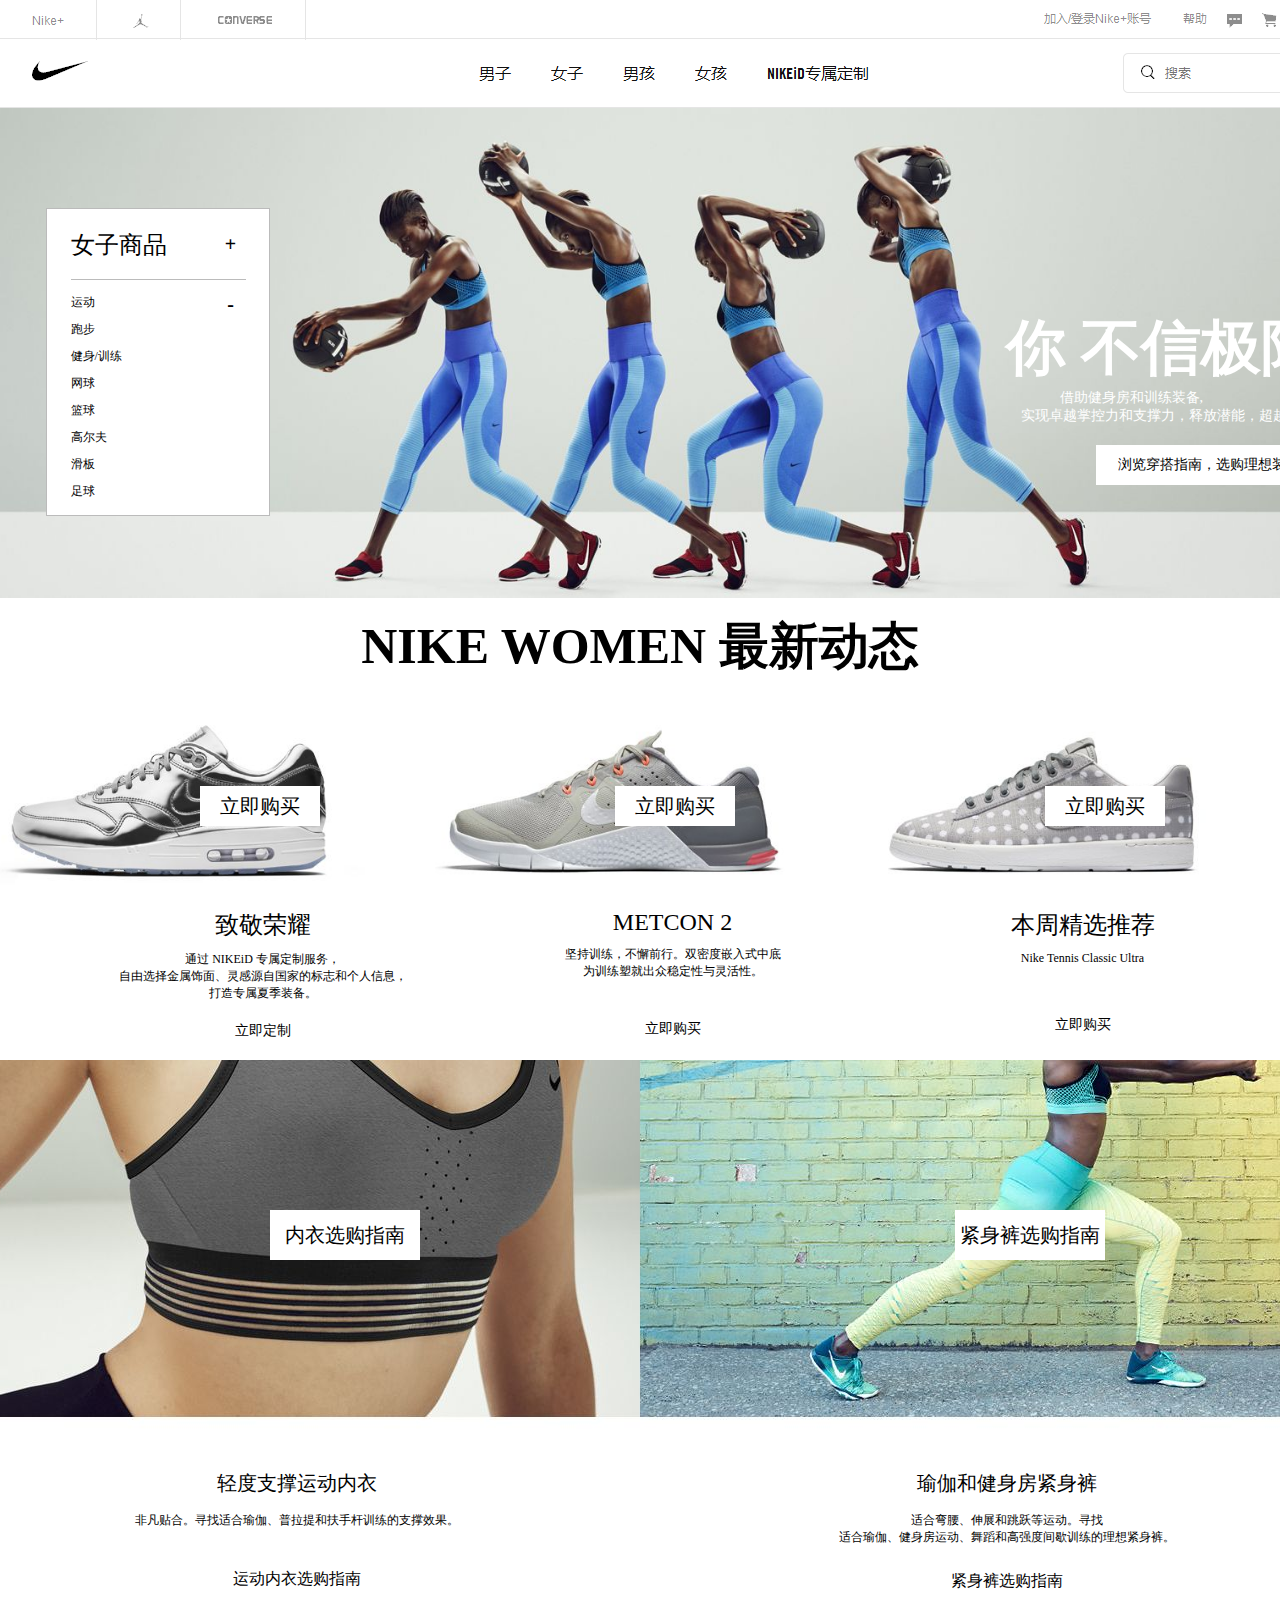
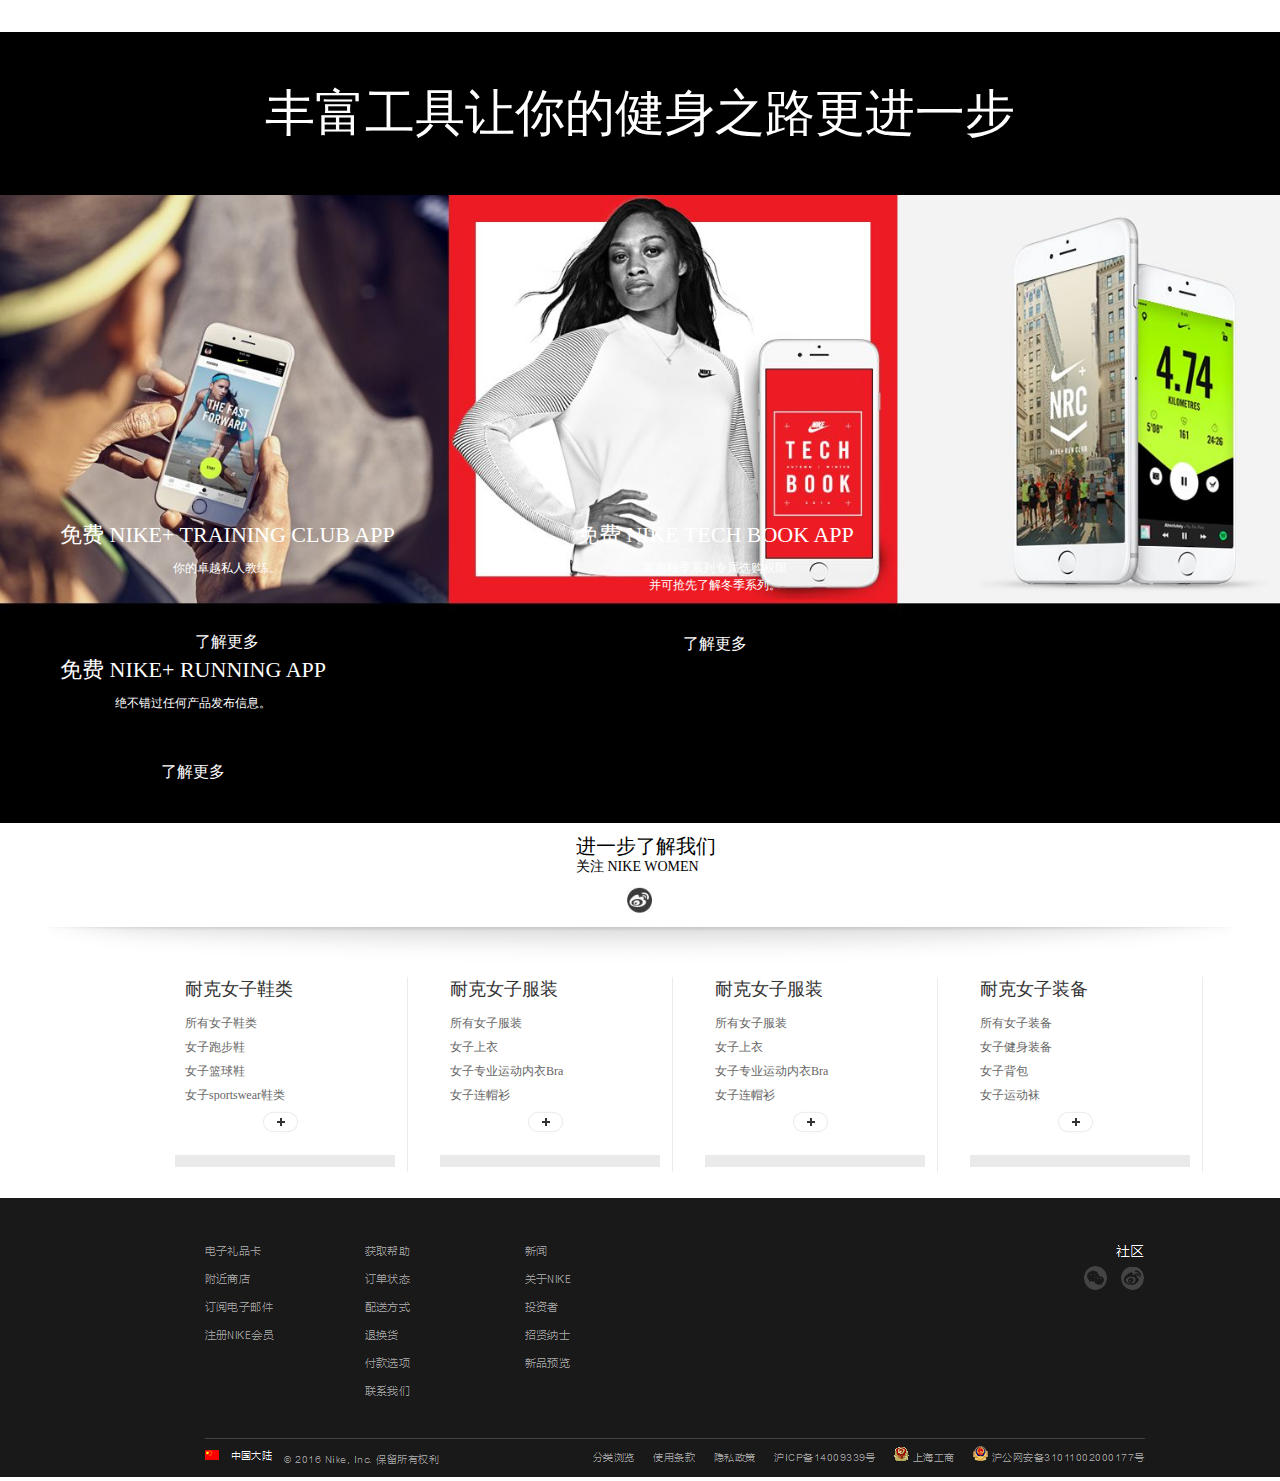
<file: adidas1/女人/index.html>
<!DOCTYPE html>
<html>
<head lang="en">
    <meta charset="UTF-8">
    <title></title>
    <link rel="stylesheet" href="index.css"/>
    <script src="animate.js"></script>
    <script src="index.js"></script>
</head>
<body>
<!--顶部导航部分-->
<div class="nav">
    <img src="images/1.png" alt=""/>
</div>
<!--主题部分-->
<div class="main clearfix" id="main">
    <ul class="main-bg" id="main_bg">
        <li><a href="javascript:void(0)" class="pic1"><img src="images/8.22_WLP_DT_P1_NIKE-WOMENS-CLOTHING-RUNNING.jpg"
                                                           alt=""/></a></li>
        <li><a href="javascript:void(0)" class="pic2"><img src="images/7.25_WLP_DT_P1_NIKE-WOMENS-CLOTHING-RUNNING.jpg"
                                                           alt=""/></a></li>
        <li><a href="javascript:void(0)" class="pic3"><img src="images/0711 FA16 WLP P1T2 V2.jpg" alt=""/></a></li>
    </ul>
    <div class="sj" id="sj">
        <span class="sj-l" id="left"></span>
        <span class="sj-r" id="right"></span>
    </div>
    <!--左边盒子-->
    <div class="main-l">
        <div class="content-l">
            <div class="girl-sp clearfix">
                <div class="sp fl">女子商品</div>
                <div class="hg fr" id="line1">+</div>
            </div>
            <ul class="list1" id="list1">
                <li class="clearfix">分类
                    <div class="hg fr" id="line2">+</div>
                </li>
                <li>所有鞋类</li>
                <li>所有服装</li>
                <li>所有配件/装备</li>
            </ul>
            <ul class="list1" id="list2">
                <li class="clearfix">精选推荐
                    <div class="hg fr" id="line3">+</div>
                </li>
                <li>NIKEiD专属定制</li>
                <li>官网独家发售商品</li>
                <li>SELINA 专区</li>
                <li>女子穿搭指南</li>
                <li>购买整套女子装备</li>
                <li>最新上市</li>
                <li>折扣优惠</li>
                <li>Nike Sportswear</li>
                <li>NikeLab</li>
            </ul>
            <ul class="list1 list2" id="list3">
                <li class="clearfix">运动
                    <div class="hg fr" id="line4">-</div>
                </li>
                <li>跑步</li>
                <li>健身/训练</li>
                <li>网球</li>
                <li>篮球</li>
                <li>高尔夫</li>
                <li>滑板</li>
                <li>足球</li>
            </ul>
        </div>
    </div>
    <!--右边盒子-->
    <div class="main-r fr">
        <div class="belive">你 不信极限</div>
        <div class="sport">&nbsp;&nbsp;&nbsp;&nbsp;&nbsp;&nbsp;&nbsp;&nbsp;&nbsp;&nbsp;&nbsp;借助健身房和训练装备,
            <br/>
            实现卓越掌控力和支撑力，释放潜能，超越极限。
        </div>
        <div class="liulan">浏览穿搭指南，选购理想装备</div>
    </div>
    <div class="main-fd" id="fd">选购商品</div>
</div>
<!--中间鞋子部分-->
<div class="change clearfix">
    <p class="change-tit">NIKE WOMEN 最新动态</p>

    <div class="shoe clearfix" id="shoe"><img src="images/8.25_WLP_DT_P3WE_NIKE-WOMENS-SHOES.jpg" alt=""/>

        <div class="shoe_box">
            <div class="change1 fl">
                <p class="ry">致敬荣耀</p>

                <p class="pass">通过 NIKEiD 专属定制服务，<br/>自由选择金属饰面、灵感源自国家的标志和个人信息，<br/>打造专属夏季装备。</p>

                <p class="now">立即定制</p>
            </div>
            <div class="change1 fl">
                <p class="ry">METCON 2</p>

                <p class="pass">坚持训练，不懈前行。双密度嵌入式中底 <br/>为训练塑就出众稳定性与灵活性。</p>

                <p class="now1">立即购买</p>
            </div>
            <div class="change1 fl">
                <p class="ry">本周精选推荐</p>

                <p class="pass">Nike Tennis Classic Ultra</p>

                <p class="now2">立即购买</p>
            </div>
        </div>
    </div>
    <div id="change_fd" class="change_fd">
        <div class="fd1">立即购买</div>
        <div class="fd2">立即购买</div>
        <div class="fd3">立即购买</div>
    </div>
</div>
<!--中间内衣部分-->
<div class="cloth">
    <div class="cloth-t" id="cloth_t"></div>
    <div class="cloth-f clearfix">
        <div class="cloth-l fl">
            <p class="light">轻度支撑运动内衣</p>

            <p class="ff">非凡贴合。寻找适合瑜伽、普拉提和扶手杆训练的支撑效果。</p>

            <p class="yd1">运动内衣选购指南</p>
        </div>
        <div class="cloth-r fl">
            <p class="light">瑜伽和健身房紧身裤</p>

            <p class="ff">适合弯腰、伸展和跳跃等运动。寻找 <br/>适合瑜伽、健身房运动、舞蹈和高强度间歇训练的理想紧身裤。</p>

            <p class="yd">紧身裤选购指南</p>
        </div>
    </div>
    <div id="cloth_fd" class="change_fd">
        <div class="fd4">内衣选购指南</div>
        <div class="fd5">紧身裤选购指南</div>
    </div>
</div>
<!--下边手机图片部分-->
<div class="phone">
    <p class="phone-tit">丰富工具让你的健身之路更进一步</p>

    <div class="phone-pic">
        <img id="phone_pic" src="images/8.25_WLP_DT_P7_NIKE-APPS-EVENTS-COMMUNITY.jpg" alt=""/>

        <div class="phone-foot clearfix">
            <div class="phone-l fl">
                <p class="free">免费 NIKE+ TRAINING CLUB APP</p>

                <p class="your">你的卓越私人教练。</p>

                <p class="know1">了解更多</p>
            </div>
            <div class="phone-m fl">
                <p class="free">免费 NIKE TECH BOOK APP</p>

                <p class="your">享有秋季系列专属选购权限<br/>并可抢先了解冬季系列。</p>

                <p class="know">了解更多</p>
            </div>
            <div class="phone-r fl">
                <p class="free">免费 NIKE+ RUNNING APP</p>

                <p class="your">绝不错过任何产品发布信息。</p>

                <p class="know2">了解更多</p>
            </div>
        </div>
    </div>
    <div id="phone_fd" class="phone_fd">
        <div class="fd6">了解更多</div>
        <div class="fd7">了解更多</div>
        <div class="fd8">了解更多</div>
    </div>
</div>
<!--底部专题部分-->
<div class="type">
    <div class="type-t">
        <p class="logo"><img src="images/EVENTS-follow-P4-1022.jpg" alt=""/></p>

        <p class="more">进一步了解我们</p>

        <p class="gz">关注 NIKE WOMEN</p>
    </div>
    <div class="type-f" id="type_f">
        <img src="images/bg-module-top-shadow.png" alt=""/>

        <div class="type1 fl" id="li1">
            <div class="girl-shoe">耐克女子鞋类</div>
            <div class="type-list" id="type_list1">
                <ul id="firstUl">
                    <li>所有女子鞋类</li>
                    <li>女子跑步鞋</li>
                    <li>女子篮球鞋</li>
                    <li>女子sportswear鞋类</li>
                    <li>女子Lunar缓震系列</li>
                    <li>女子Free系列</li>
                    <li>女子Air Max气垫鞋</li>
                    <li>女子Flyknit跑步鞋</li>
                    <li>女子训练鞋</li>
                    <li>女子网球鞋</li>
                </ul>
            </div>
            <span id="btn1"></span>

            <div class="ht" id="ht1"></div>
        </div>
        <div class="type1 fl ty2" id="li2">
            <div class="girl-shoe">耐克女子服装</div>
            <div class="type-list" id="type_list2">
                <ul>
                    <li>所有女子服装</li>
                    <li>女子上衣</li>
                    <li>女子专业运动内衣Bra</li>
                    <li>女子连帽衫</li>
                    <li>女子裙子</li>
                    <li>女子夹克</li>
                    <li>女子长裤/紧身裤</li>
                    <li>女子短裤</li>
                </ul>
            </div>
            <span id="btn2"></span>

            <div class="ht" id="ht2"></div>
        </div>
        <div class="type1 fl ty2" id="li3">
            <div class="girl-shoe">耐克女子服装</div>
            <div class="type-list" id="type_list3">
                <ul>
                    <li>所有女子服装</li>
                    <li>女子上衣</li>
                    <li>女子专业运动内衣Bra</li>
                    <li>女子连帽衫</li>
                    <li>女子裙子</li>
                    <li>女子夹克</li>
                    <li>女子长裤/紧身裤</li>
                    <li>女子短裤</li>
                </ul>
            </div>
            <span id="btn3"></span>

            <div class="ht" id="ht3"></div>
        </div>
        <div class="type1 fl ty2" id="li4">
            <div class="girl-shoe">耐克女子装备</div>
            <div class="type-list" id="type_list4">
                <ul>
                    <li>所有女子装备</li>
                    <li>女子健身装备</li>
                    <li>女子背包</li>
                    <li>女子运动袜</li>
                    <li>女子帽子</li>
                    <li>女子手套</li>
                    <li>女子护臂</li>
                    <li>女子护腿板</li>
                </ul>
            </div>
            <span id="btn4"></span>

            <div class="ht" id="ht4"></div>
        </div>
    </div>
</div>
<!--最底下部分-->
<div class="foot">
    <img src="images/2.png" alt=""/>
</div>

</body>
</html>
</file>
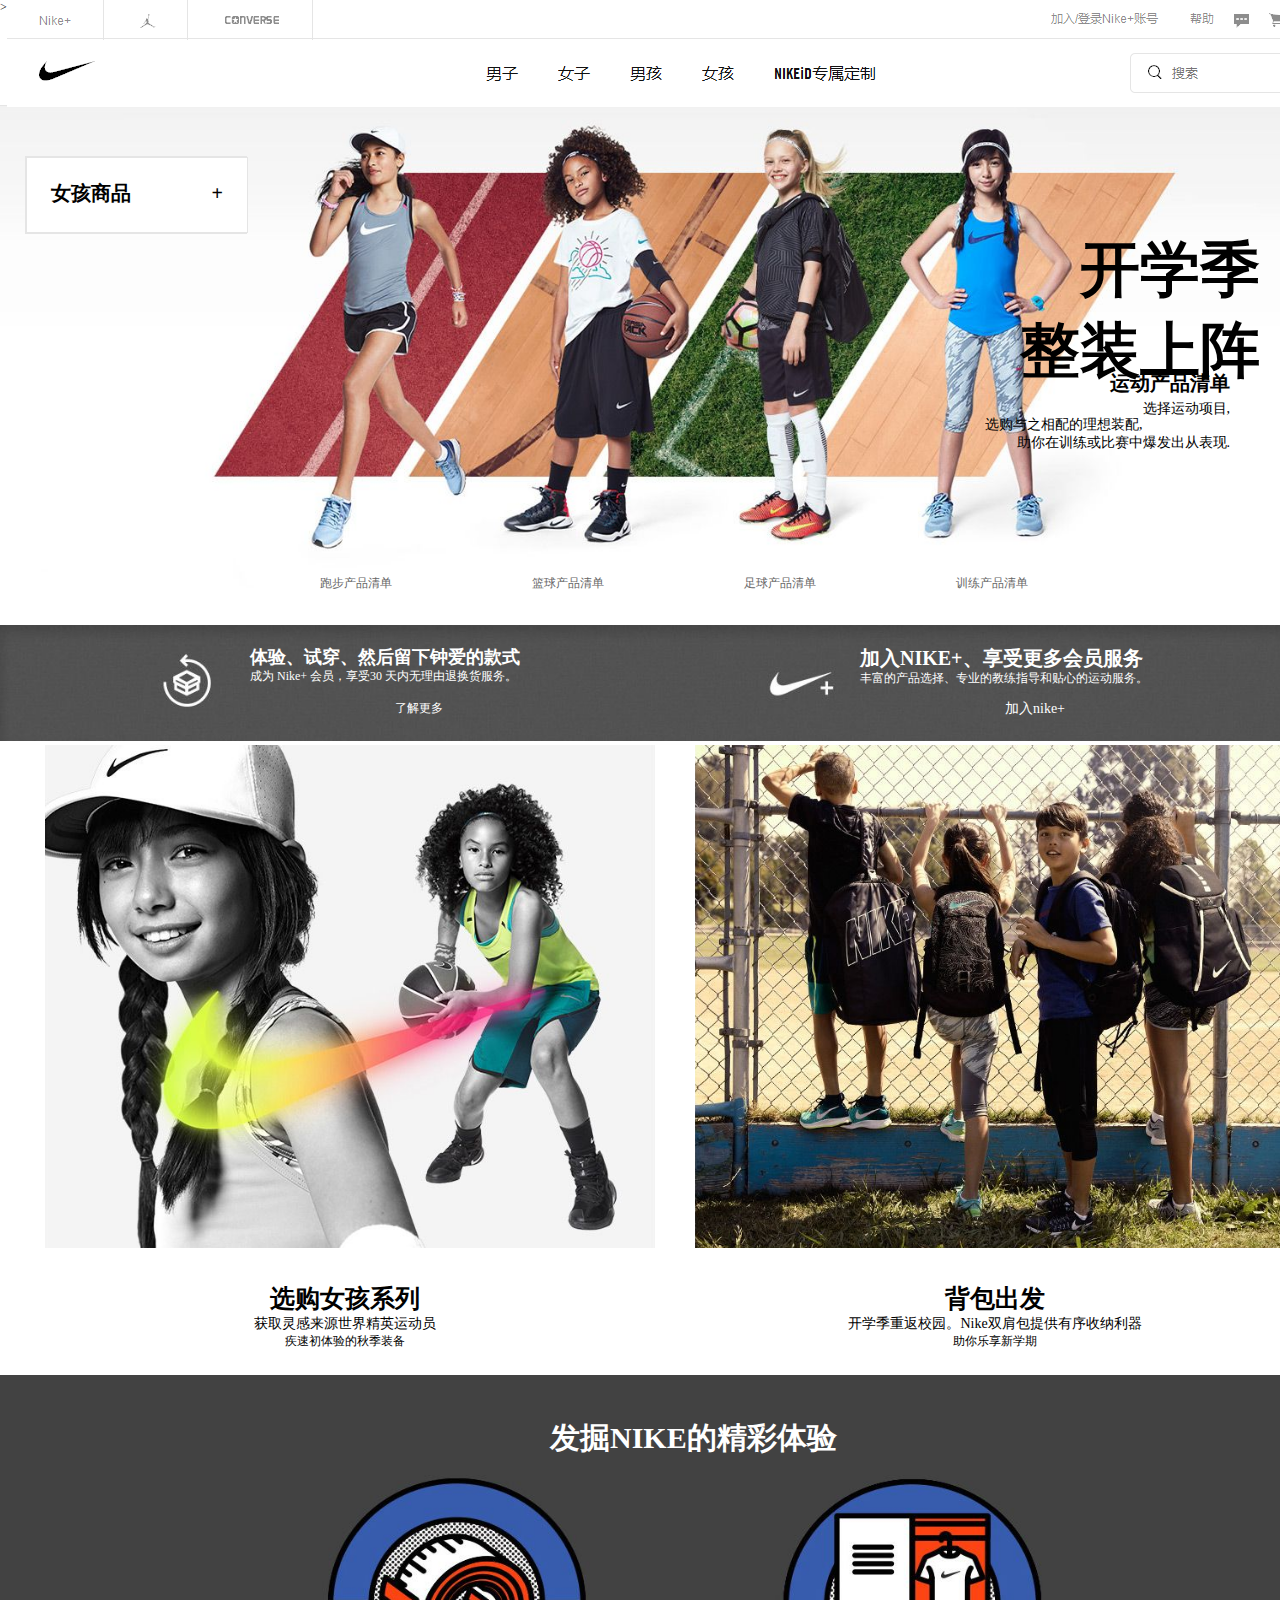
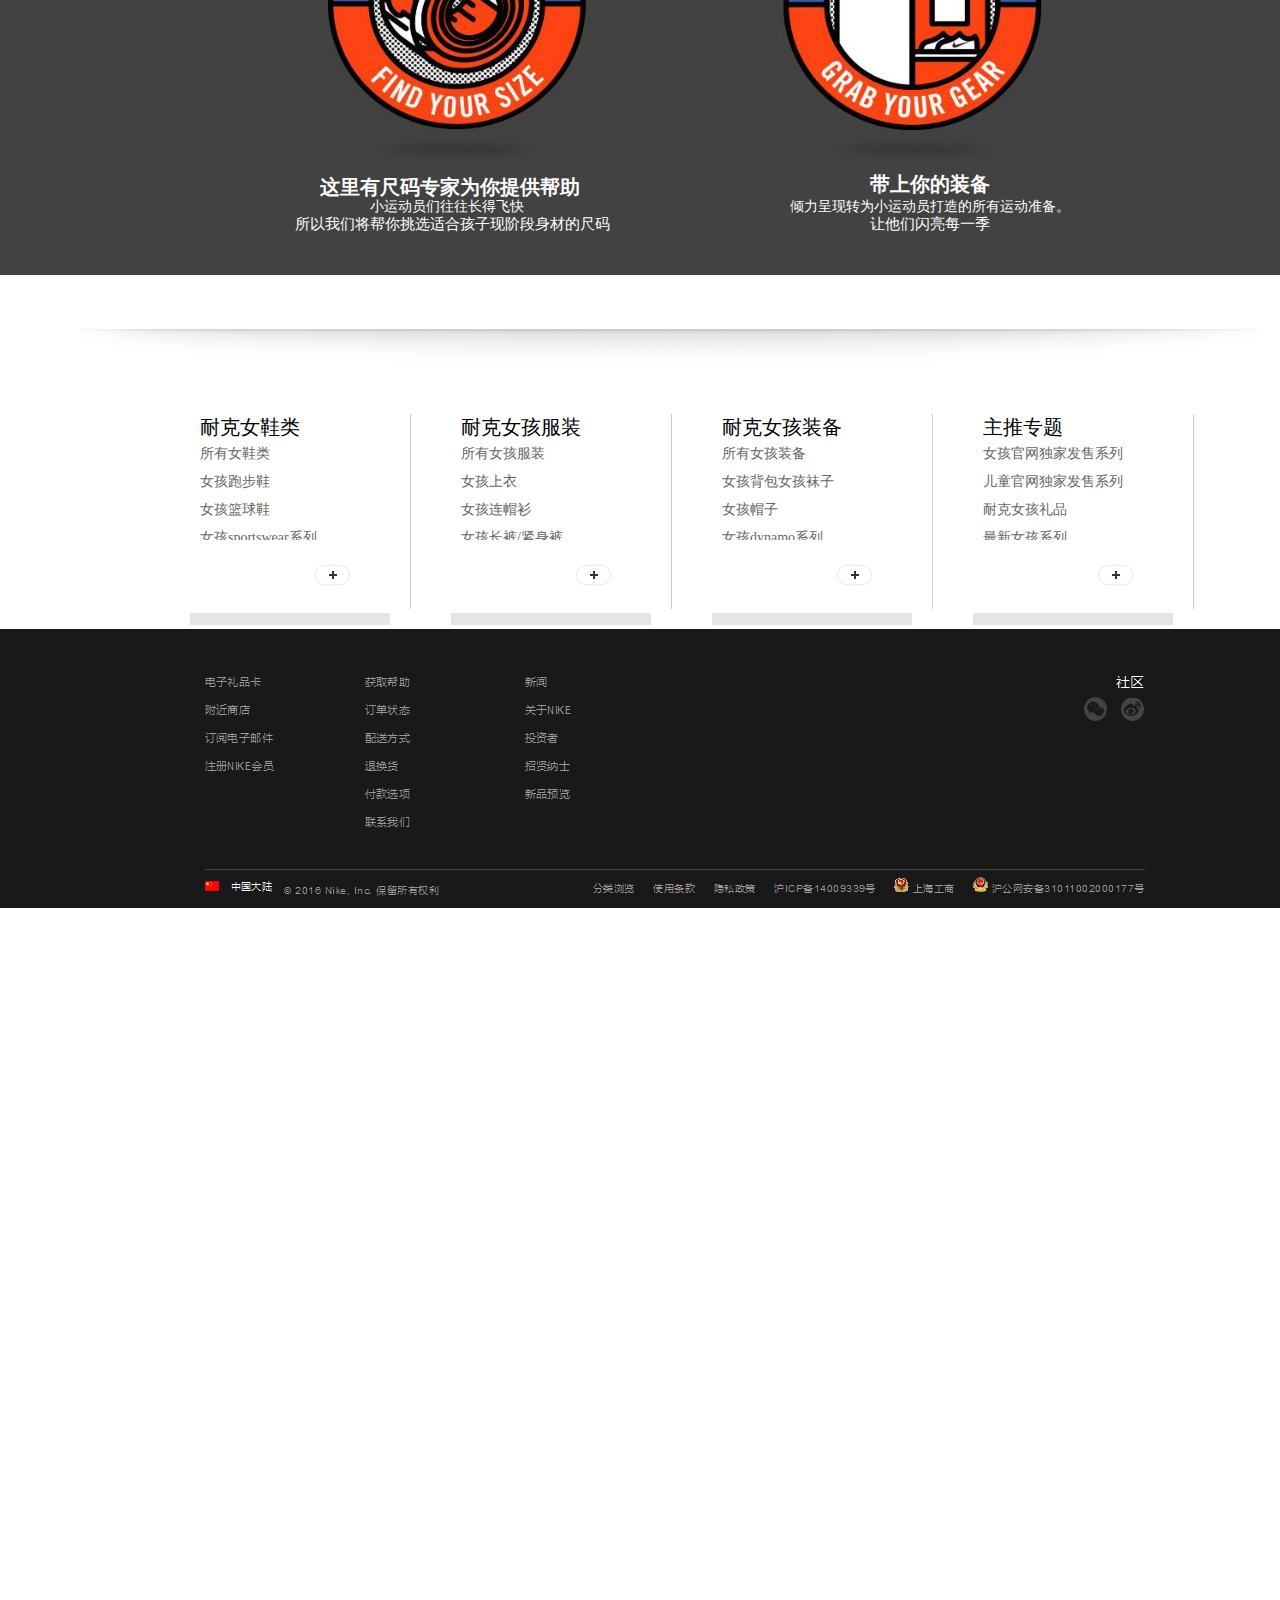
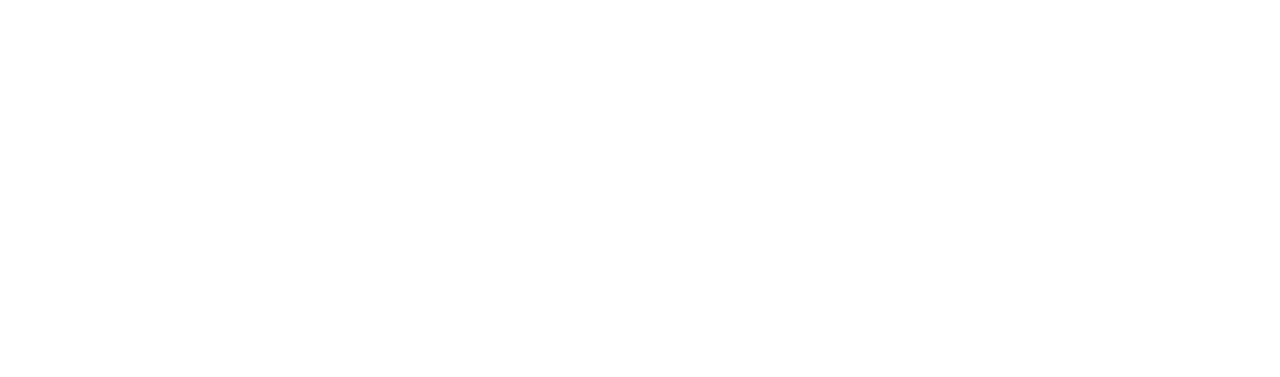
<file: adidas1/女孩/女孩.html>
<!DOCTYPE html>
<html>
<head lang="en">
    <meta charset="UTF-8">
    <title></title>
    <link rel="stylesheet" href="css.css "/>
    <script src="jquery-1.12.4.min.js " ></script>

    <!--左侧部分-->
    <script>
//          表格
        $(document).ready(function () {
            $(".parentWrap .groupTitle>.gw1").click(function () {
                $(".gw").slideToggle(600);
                $(".jia").html("-")
            });

            $("#tit1").on("click",function(){
                $(this).append(" <div class='tit2'>开学季精选</div>")
            })
            $("#tit3").on("click",function(){
                $(".tit4").show();
            })




                $("#group>#groupTit").click(function () {
                $(".tit1").slideToggle(600)
            })
            $("#box1").mouseenter(function () {
                $(".img-d").show(600)
            })
            $("#box1").mouseleave(function () {
                $(".img-d").hide()
            })
            $("#box2").mouseenter(function () {
                $(".img-d2").show(600)
            })
            $("#box2").mouseleave(function () {
                $(".img-d2").hide()
            });
            $("#box3").mouseenter(function () {
                $(".img-d3").show(600)
            })

            $("#box3").mouseleave(function () {
                $(".img-d3").hide()
            })
            $("#box4").mouseenter(function () {
                $(".img-d4").show(600)
            })
            $("#box4").mouseleave(function () {
                $(".img-d4").hide()
            })
//                通栏下方

            $(".gril").mouseenter(function () {
                $(".gril-box").show(600)
            })
            $(".gril").mouseleave(function () {
                $(".gril-box").hide()
            })
            $(".gril2").mouseenter(function () {
                $(".gril-box2").show(600)
            })
            $(".gril2").mouseleave(function () {
                $(".gril-box2").hide()
            })
            $(".fangjue>.fang1").mouseenter (function(){
                $(".fang-r1").show(600)
            })

            $(".fangjue>.fang1").mouseleave (function(){
                $(".fang-r1").hide(600)
            })

            $(".fangjue>.flang2").mouseenter (function(){
                $(".fang-r2").show(600)
            })

            $(".fangjue>.flang2").mouseleave (function(){
                $(".fang-r2").hide(600)
            })


        })



</Script>
</head>
<body>>
<!--顶部导航-->
<div class="nav" >
    <img src="nav.png " alt=""/>
</div>
 <!--主题部分-->
<div class="banner">
    <img src="banner.jpg" class="img"/>
    <div class="banner-btm">
    <ul>
        <li class="btm"><a href="#">跑步产品清单</a></li>
        <li class="btm"><a href="#">篮球产品清单</a></li>
        <li class="btm"><a href="#">足球产品清单</a></li>
        <li class="btm"><a href="#">训练产品清单</a></li>
    </ul>
</div>
    <!--图片上的方块-->
    <div id="box1">
        <div class="img-d">
            选购跑步系列
        </div>
    </div>


    <div id="box2">
        <div class="img-d2">
            选购篮球系列
        </div>
    </div>

    <div id="box3">
        <div class="img-d3">
            选购足球系列
        </div>
    </div>

    <div id="box4">
        <div class="img-d4">
            选购训练系列
        </div>
    </div>

    <!--左边表格-->
    <ul class="parentWrap">
       
        <li class="groupTitle">
            <div class="gw1">
                <span class="title">女孩商品</span>
                <p class="jia">+</p>
            </div>
            <div  class="gw">
                <ul class="group">
                    <li class="groupTit"><a href="#">
                        <span id="tit1" class="tit">开学季精选</span>
                        <p>+</p>

                    </a></li>
                    <li class="groupTit"><a href="#">
                        <span id="tit3" class="tit">分类</span>

                        <p>+</p>
                    </a></li>
                    <li class="groupTit"><a href="#">
                        <span class="tit">按尺码选购</span>
                        <p>+</p>
                    </a></li>
                    <li class="groupTit"><a href="#">
                        <span class="tit">精品推荐</span>
                        <p>+</p>
                    </a></li>
                    <li class="groupTitz"><a href="#">
                        <span class="tit">运动</span>
                        <p>+</p>
                    </a></li>
                </ul>
            </div>
        </li>
    </ul>
    
    </div>





   <!--右字体部分-->
<span class="zi-r">
    <b>开学季</b><br><br><br>
    <b>整装上阵</b>
</span>
<span class="zi-1">运动产品清单</span>

<span class="zi-2">
    <h class="zi-3">选择运动项目,</h>
    <br/>
    <h class="zi-3">选购与之相配的理想装配,</h>
    <br/>
    <h class="zi-3">助你在训练或比赛中爆发出从表现.</h>
</span>
</div>

<!--下通栏-->
<div class="tav">
    <img src="tav.png.jpg " class="t-img"/>
     <div class="tav-zi">
         <span class="tav-zi-1">
             体验、试穿、然后留下钟爱的款式
         </span>
         <p class="tav-zi-2">成为 Nike+ 会员，享受30 天内无理由退换货服务。</p>
         <a href="#" class="tav-zi-3">了解更多</a>
     </div>
     <div class="tav-zi-r">
           <span class="tav-r1">
            加入NIKE+、享受更多会员服务
         </span>
         <p class="tav-r2">丰富的产品选择、专业的教练指导和贴心的运动服务。</p>
         <a href="#" class="tav-r3">加入nike+</a>
     </div>
</div>
   <!--通栏下方-->
<div class="gril">
    <img src="Nike.c2.png " alt=""/>
    <div class="gril-box">选购我们的装备</div>

    <div class="gb" >
       <span class="gb1">选购女孩系列</span><br>
       <span class="gb2">获取灵感来源世界精英运动员</span><br>
       <span class="gb3">疾速初体验的秋季装备</span>
     </div>
</div>

<div class="gril2">
    <img src="Nike.c4.png "  alt=""/>
    <div class="gril-box2">立即购买</div>
    <div class="gb2">
        <span class="gb4">背包出发</span><br>
        <span class="gb5">开学季重返校园。Nike双肩包提供有序收纳利器</span><br>
        <span class="gb6">助你乐享新学期</span>

    </div>
</div>

      <!--发掘精彩-->
<div class="fangjue">
    <img src="Girls_05_ROW.jpg" class="jue-img" alt=""/>
    <p class="jue1">发掘NIKE的精彩体验</p>
    <p class="jue2">这里有尺码专家为你提供帮助</p>
    <p class="jue3">小运动员们往往长得飞快</p>
    <p class="jue4">所以我们将帮你挑选适合孩子现阶段身材的尺码</p>
    <p class="jue5">带上你的装备</p>
    <p class="jue6">倾力呈现转为小运动员打造的所有运动准备。</p>
    <p class="jue7">让他们闪亮每一季</p>
        <!--动画效果-->
    <div class="fang1">
       <div  class="fang-r1">立即购买</div>
    </div>
    <div class="flang2">
       <div class="fang-r2">立即购买</div>
    </div>
</div>

<!--底部列表-->
<div class="btmo">
    <img src="bg-module-top-shadow.png" alt=""/>
</div>
<!--列表-->

<div class="btmo-nav">
    <div class="btmo-nav-z">
        <div class="btmo-nav-z1">
            <div class="btmo-nav-z2">
                <div class="btmo-nav-z3">
                    <h3  class="nav-z3-1">耐克女鞋类</h3>
                    <ul class="nav-z3-lis">
                        <li><a href="#">所有女鞋类</a></li>
                        <li><a href="#">女孩跑步鞋</a></li>
                        <li><a href="#">女孩篮球鞋</a></li>
                        <li><a href="#">女孩sportswear系列</a></li>
                        <li><a href="#">女孩dynamo系列</a></li>
                        <li><a href="#">女孩Nar Max系列</a></li>
                        <li><a href="#">女孩Huarache系列</a></li>
                        <li><a href="#">女孩Roshe One系列</a></li>
                        <li><a href="#">女孩Free鞋类</a></li>
                        <li><a href="#">最新女孩鞋</a></li>
                    </ul>
                    <div class="jiatu">
                        <span><img src="plus.png" alt=""/></span>
                    </div>
                    <div class="xiaxian"></div>
                </div>
            </div>
        </div>

        <!--列表2-->
        <div class="btmo-nav-z1">
            <div class="btmo-nav-z2">
                <div class="btmo-nav-z3">
                    <h3  class="nav-z3-1">耐克女孩服装</h3>
                    <ul class="nav-z3-lis">
                        <li><a href="#">所有女孩服装</a></li>
                        <li><a href="#">女孩上衣</a></li>
                        <li><a href="#">女孩连帽衫</a></li>
                        <li><a href="#">女孩长裤/紧身裤</a></li>
                        <li><a href="#">女孩短裤</a></li>
                        <li><a href="#">女孩专业运动内衣Bar</a></li>

                    </ul>
                    <div class="jiatu">
                        <span><img src="plus.png" alt=""/></span>
                    </div>
                    <div class="xiaxian"></div>
                </div>
            </div>
        </div>
     <!--列表3-->
        <div class="btmo-nav-z1">
            <div class="btmo-nav-z2">
                <div class="btmo-nav-z3">
                    <h3  class="nav-z3-1">耐克女孩装备</h3>
                    <ul class="nav-z3-lis">
                        <li><a href="#">所有女孩装备</a></li>
                        <li><a href="#">女孩背包</a></li>
                        <li><a href="#">女孩袜子</a></li>
                        <li><a href="#">女孩帽子</a></li>
                        <li><a href="#">女孩dynamo系列</a></li>
                        <li><a href="#">女孩Nar Max系列</a></li>
                        <li><a href="#">女孩Huarache系列</a></li>
                        <li><a href="#">女孩Roshe One系列</a></li>
                        <li><a href="#">女孩Free鞋类</a></li>
                        <li><a href="#">最新女孩鞋</a></li>
                    </ul>
                    <div class="jiatu">
                        <span><img src="plus.png" alt=""/></span>
                    </div>
                    <div class="xiaxian"></div>
                </div>
            </div>
        </div>
    <!--列表4-->
        <div class="btmo-nav-z1">
            <div class="btmo-nav-z2">
                <div class="btmo-nav-z3">
                    <h3  class="nav-z3-1">主推专题</h3>
                    <ul class="nav-z3-list">
                        <li><a href="#">女孩官网独家发售系列</a></li>
                        <li><a href="#">儿童官网独家发售系列</a></li>
                        <li><a href="#">耐克女孩礼品</a></li>
                        <li><a href="#">最新女孩系列</a></li>
                        <li><a href="#">女孩dynamo系列</a></li>
                        <li><a href="#">女孩Nar Max系列</a></li>
                        <li><a href="#">女孩Huarache系列</a></li>
                        <li><a href="#">女孩Roshe One系列</a></li>
                        <li><a href="#">女孩Free鞋类</a></li>
                        <li><a href="#">最新女孩鞋</a></li>
                    </ul>
                    <div class="jiatu">
                        <span><img src="plus.png" alt=""/></span>
                    </div>
                    <div class="xiaxian"></div>
                </div>
            </div>
        </div>
    </div>
</div>



<!--底部-->
<div class="bottom">
    <img src="2.png" alt=""/>
</div>


</body>
</html>
</file>
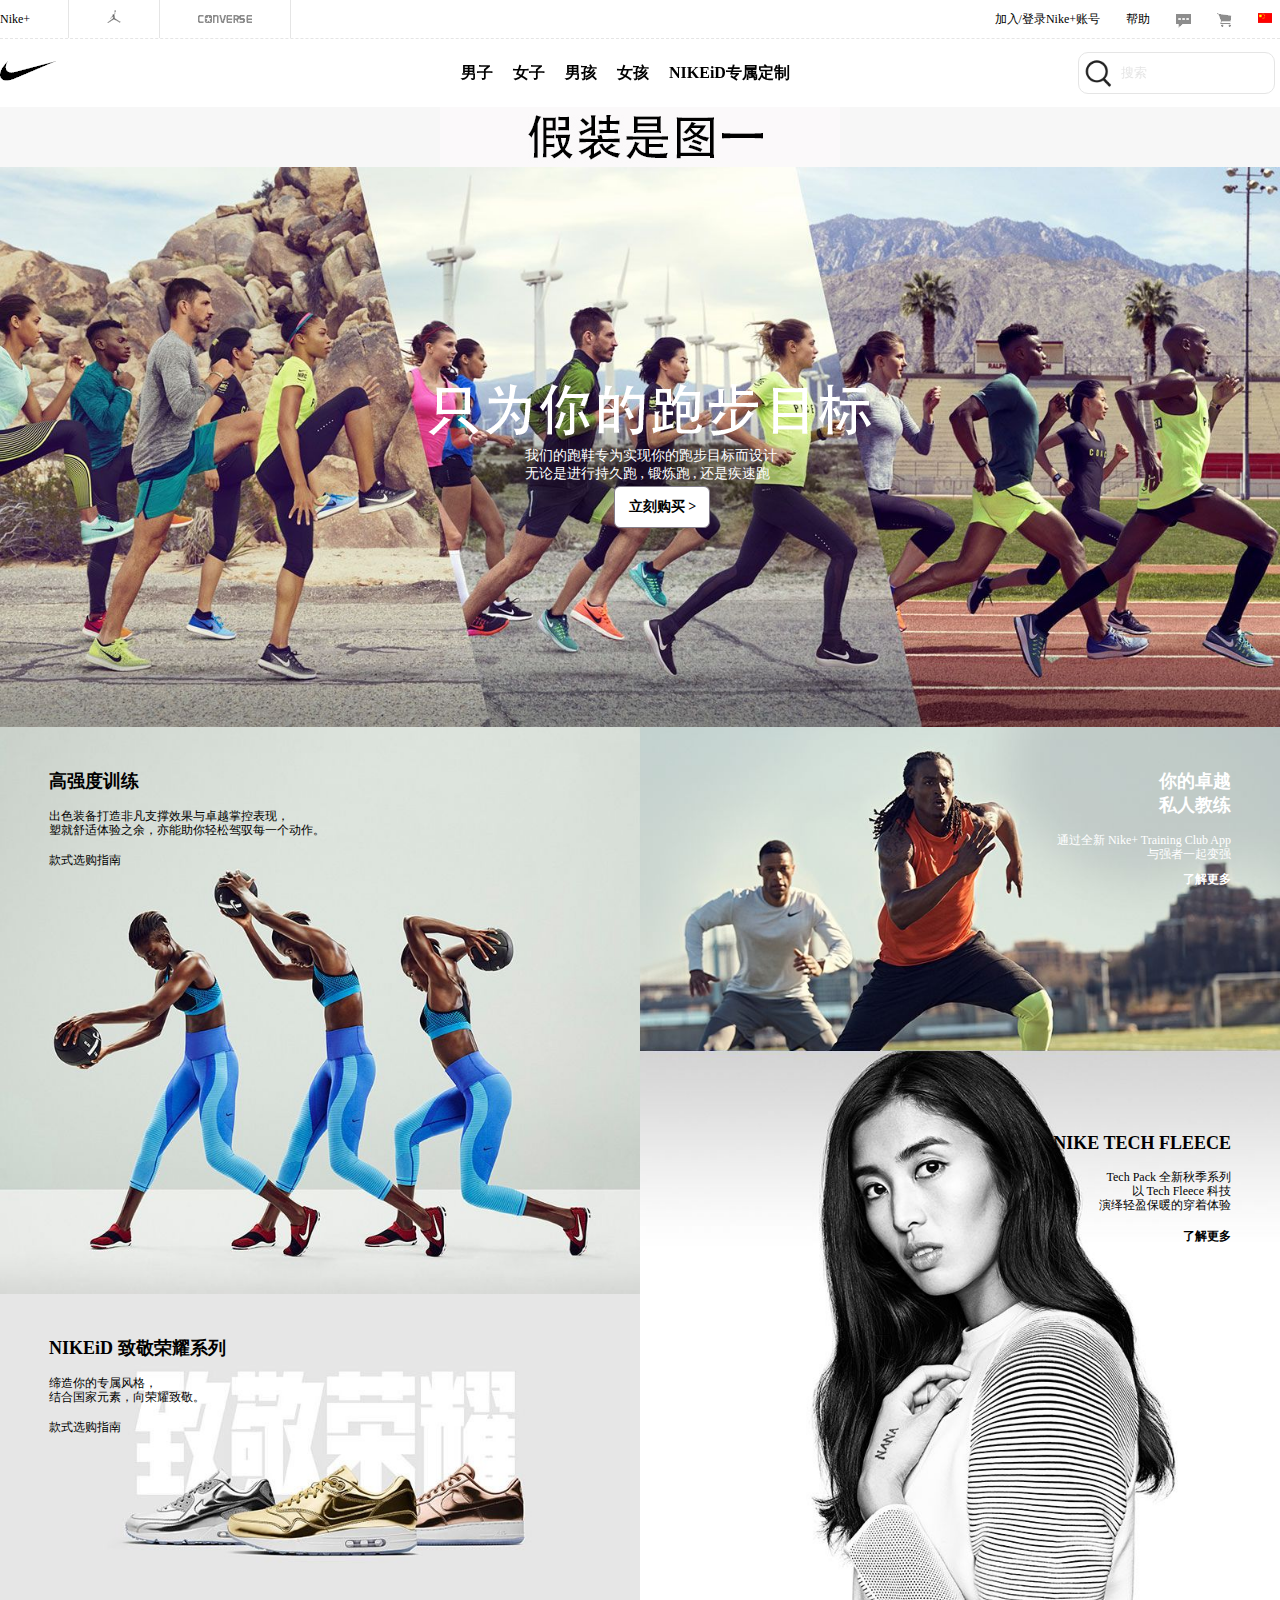
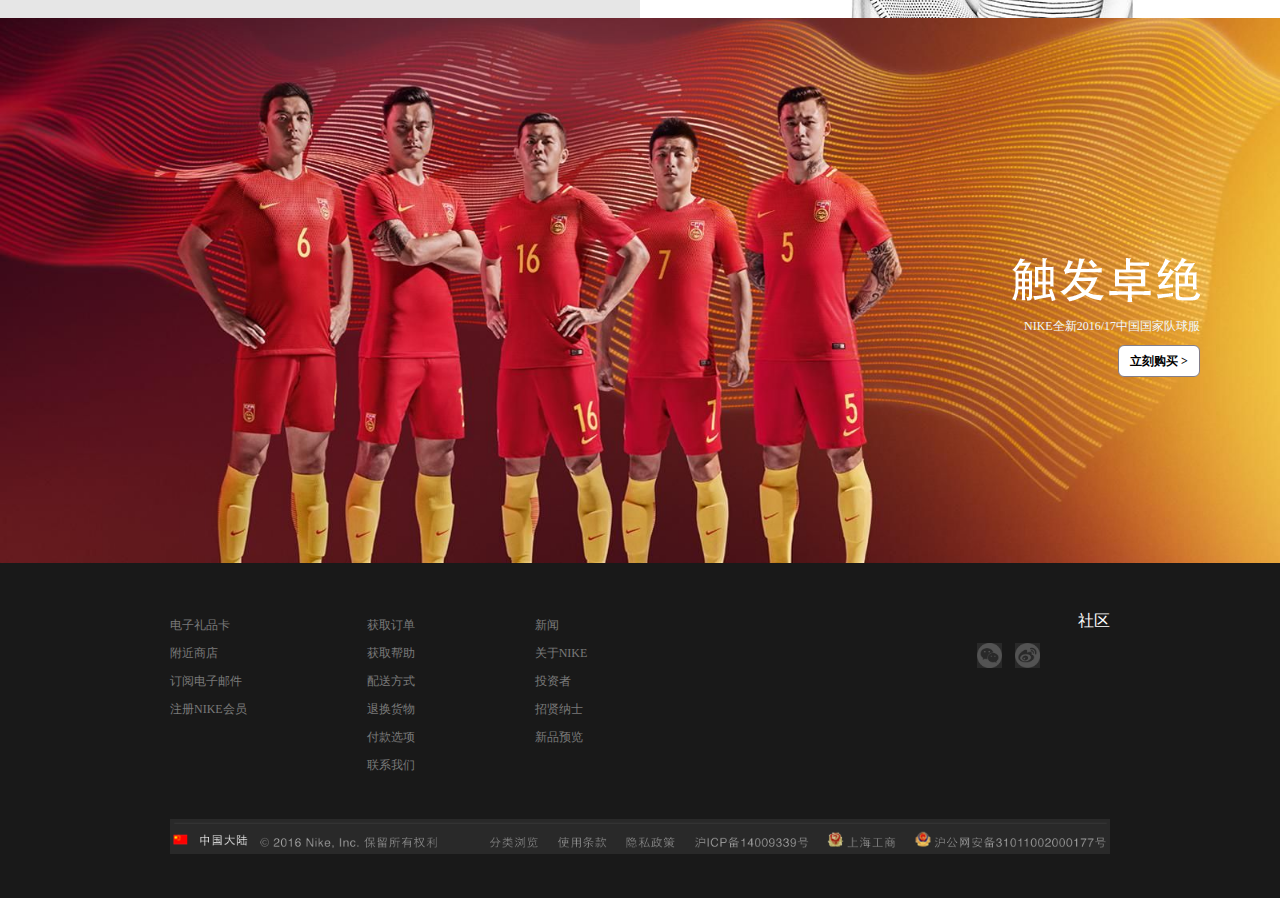
<file: adidas1/阿迪首页/html/尼康首页.html>
<!DOCTYPE html>
<html lang="en">
<head>
    <meta charset="UTF-8">
    <title>Title</title>
    <link rel="stylesheet" href="../css/尼康样式.css">
    <script src="../JavaScript/jquery-1.12.4.min.js"></script>
    <script>
        $(function () {
            $("#ipt").focus(function () {
                $(this).parent().css({
                    "border":"1px solid black"
                });
                $(this).parent().animate({
                   "width":"230px"
               });
                $(this).val("")
            });

            $("#ipt").blur(function () {
                $(this).parent().css({
                    "border":"1px solid #e5e5e5"
                });
                $(this).parent().animate({
                    "width":"190px"
                })
                $(this).val("搜索")
            });

        })
    </script>
    <!--js文件丢失-->
</head>
<body>
<!--顶部导航部分-->
<div>
    <div class="top">
        <div class="box clearfix">
            <!--顶部导航左部分-->
            <ul class="topl">
                <li class="li1"><a href="#">Nike+</a></li>
                <li><a href="#"><span class="aj"></span></a></li>
                <li><a href="#"><span class="cvs"></span></a></li>
            </ul>
            <!--顶部导航右部分-->
            <ul class="topr">
                <li><span class="flag"></span></li>
                <li><a href="#"><span class="shoppingcar"></span></a></li>
                <li><a href="#"><span class="talking"></span></a></li>
                <li><a href="#">帮助</a></li>
                <li><a href="#">加入/登录Nike+账号</a></li>

            </ul>
        </div>
    </div>
    <!--banner-->
    <div class="banner ">
        <div class="banner-box clearfix">
            <!--左边logo-->
            <div class="b-left">
                <a href="#">
                    耐克
                </a>
            </div>
            <!--中间-->
            <div class="b-mid">
                <ul>
                    <li><a href="../../男人/男子.html">男子</a></li>
                    <li><a href="../../女人/index.html">女子</a></li>
                    <li><a href="../../男孩/耐克-男孩.html">男孩</a></li>
                    <li><a href="../../女孩/女孩.html">女孩</a></li>
                    <li><a href="#"><strong>NIKEiD</strong>专属定制</a></li>
                </ul>
            </div>
            <!--右边的搜索框-->
            <div class="b-right">
                <span><img src="../images/fdj.png"  alt=""></span>
                <input type="text" value="搜索" id="ipt">
            </div>
        </div>

    </div>
    <!--隐藏的大图区域-->

    <!--轮播图-->
    <div class="lbt">
        <div id="lbt1">
            <div class="screen">
                <ul>
                    <li><img src="../images/li1.jpg" alt=""></li>
                    <li><img src="../images/li2.jpg" alt=""></li>
                    <li><img src="../images/li3.jpg" alt=""></li>
                    <li><img src="../images/li4.jpg" alt=""></li>
                </ul>
            </div>

            <div id="arr">
                <span id="left"><</span>
                <span id="right">></span>

            </div>

        </div>


    </div>
    <!--中间大图-->
    <!--大图1-->
    <div class="mid">
        <h1><img src="../images/text.png" alt=""></h1>
        <p>我们的跑鞋专为实现你的跑步目标而设计<br>无论是进行持久跑&nbsp,&nbsp锻炼跑&nbsp,&nbsp还是疾速跑</p>
        <!--<span><a href="#">立刻购买&nbsp&nbsp></a>11111</span>-->
        <h2><a href="#">立刻购买&nbsp></a></h2>
        <img src="../images/Fa16_RN_EveryRun_ATHLETE_SLP_P1_1600x700.jpg" alt="">
    </div>
    <!--大图2-->
    <div class="mid2">
        <div class="mid2-1">
            <h1>高强度训练</h1>
            <p>出色装备打造非凡支撑效果与卓越掌控表现，<br>塑就舒适体验之余，亦能助你轻松驾驭每一个动作。</p>
            <p><a href="#">款式选购指南</a></p>
        </div>
        <div class="mid2-2">
            <h1>你的卓越</h1>
            <h1>私人教练</h1>
            <p>通过全新 Nike+ Training Club App<br>与强者一起变强</p>
            <h2><a href="#">了解更多</a></h2>
        </div>
        <div class="mid2-3">
            <h1>NIKE TECH FLEECE</h1>
            <p>Tech Pack 全新秋季系列<br>以 Tech Fleece 科技<br>演绎轻盈保暖的穿着体验</p>
            <h2><a href="#">了解更多</a></h2>
        </div>
        <img src="../images/1.jpg" alt="">
    </div>
    <!--大图3-->
    <div class="mid3">
        <div class="mid3-1">
            <h1>NIKEiD&nbsp致敬荣耀系列</h1>
            <p>缔造你的专属风格，<br>结合国家元素，向荣耀致敬。</p>
            <p><a href="#">款式选购指南</a></p>
        </div>
        <img src="../images/2.jpg" alt="">
    </div>
    <!--大图4-->
    <div class="mid4">
        <div class="mid4-1">
            <img src="../images/text2.png" alt="">
        </div>
        <div class="mid4-2">
            <p>NIKE全新2016/17中国国家队球服</p>
            <h2><a href="#">立刻购买&nbsp></a></h2>
        </div>
        <img src="../images/3.jpg" alt="">
    </div>
    <!--底部列表-->
    <div class="bottom">
        <!--940-->
        <div class="b-box">
            <ul>
                <li>电子礼品卡</li>
                <li>附近商店</li>
                <li>订阅电子邮件</li>
                <li>注册NIKE会员</li>
            </ul>
            <ul>
                <li>获取订单</li>
                <li>获取帮助</li>
                <li>配送方式</li>
                <li>退换货物</li>
                <li>付款选项</li>
                <li>联系我们</li>
            </ul>
            <ul>
                <li>新闻</li>
                <li>关于NIKE</li>
                <li>投资者</li>
                <li>招贤纳士</li>
                <li>新品预览</li>
            </ul>
            <p><a href="#">社区</a></p>
            <div class="logo">
                <img src="../images/wechat.png" alt="" id="wechat">
                <img src="../images/weibo.png" alt="" id="weibo">
            </div>
            <img src="../images/WeChat_QR_Code_Footer.jpg" alt="" id="ewm">
            <div class="bot"><img src="../images/bot.png" alt=""></div>
        </div>
    </div>
</div>


<!--前方高能-->
<script>
    var arr = document.getElementById("arr");
    var left = arr.children[0];
    var right = arr.children[1];
    var lbt1 = document.getElementById("lbt1");
    var screen = lbt1.children[0];
    var ul = screen.children[0];
    var li = ul.children;
    //    移动的宽度
    var imgWid = screen.offsetWidth;

    //点击时候框内出现箭头

    lbt1.onmouseover = function () {
        arr.style.display = "block";
    };
    lbt1.onmouseout = function () {
        arr.style.display = "none";
    };
    //添加一张假的图一
    //克隆第一张，放到ul的最后，为了制作无缝效果
    var firstPic = li[0].cloneNode(true);
    ul.appendChild(firstPic);

    //    图片滚过的张数
    var pic = 0

    //    设定定时器
    var timer = null;

    //    点击左边

    left.onclick = function () {
        //如果显示的是第一张，pic为0 ，需要抽回到后面假的第一张显示，然后再继续滚动
        if (pic == 0) {
            ul.style.left = -(li.length - 1) * imgWid + "px";
            pic = li.length - 1;
        }
        //正常滚动
        pic--;
        var target = -pic * imgWid;
        animate(ul, target);
    };
    ////      右边的运动,此时注意的是,右边变成自动播放,封装函数
    //    right.onclick = function () {
    //        if (pic == li.length - 1) {
    //            ul.style.left = 0 + "px";
    //            pic = 0
    //        }
    //        pic++;
    //        var target = -pic * imgWid;
    //        animate(ul, target);
    //    };

    function play() {
        if (pic == li.length - 1) {
            ul.style.left = 0 + "px";
            pic = 0
        }
        pic++;
        var target = -pic * imgWid;
        animate(ul, target);
    }
    ;


    right.onclick = function () {
        play();
    }


    timer = setInterval(play, 1500);

    //点击时候框内出现箭头

    lbt1.onmouseover = function () {
        arr.style.display = "block";
        clearInterval(timer);
    };
    lbt1.onmouseout = function () {
        arr.style.display = "none";
        timer = setInterval(play, 1500);
    };


    //    封印的安你妹特
    function animate(tag, target) {
        clearInterval(tag.timer);
        tag.timer = setInterval(function () {
            var leader = tag.offsetLeft;
            //step = ( target - leader ) / 10
            var step = (target - leader) / 10;
            //处理一下step的值，对step进行向上取整
            step = leader > target ? Math.floor(step) : Math.ceil(step);
            //leader = leader +  step
            leader = leader + step;

            //设置给left值
            tag.style.left = leader + "px";
            if (leader == target) {
                clearInterval(tag.timer);
            }
        }, 17);
    }
//


//    bottom的变换

    var weibo=document.getElementById("weibo");
    var wechat=document.getElementById("wechat");
    var ewm=document.getElementById("ewm");

    wechat.onmouseover=function () {
            wechat.src="../images/wechat2.png";
        ewm.style.display="block";

    };
    wechat.onmouseout=function () {
        wechat.src="../images/wechat.png"
        ewm.style.display="none";
    };

    weibo.onmouseover=function () {
        weibo.src="../images/weibo2.png"
    };
    weibo.onmouseout=function () {
        weibo.src="../images/weibo.png"
    };
</script>


</body>
</html>
</file>
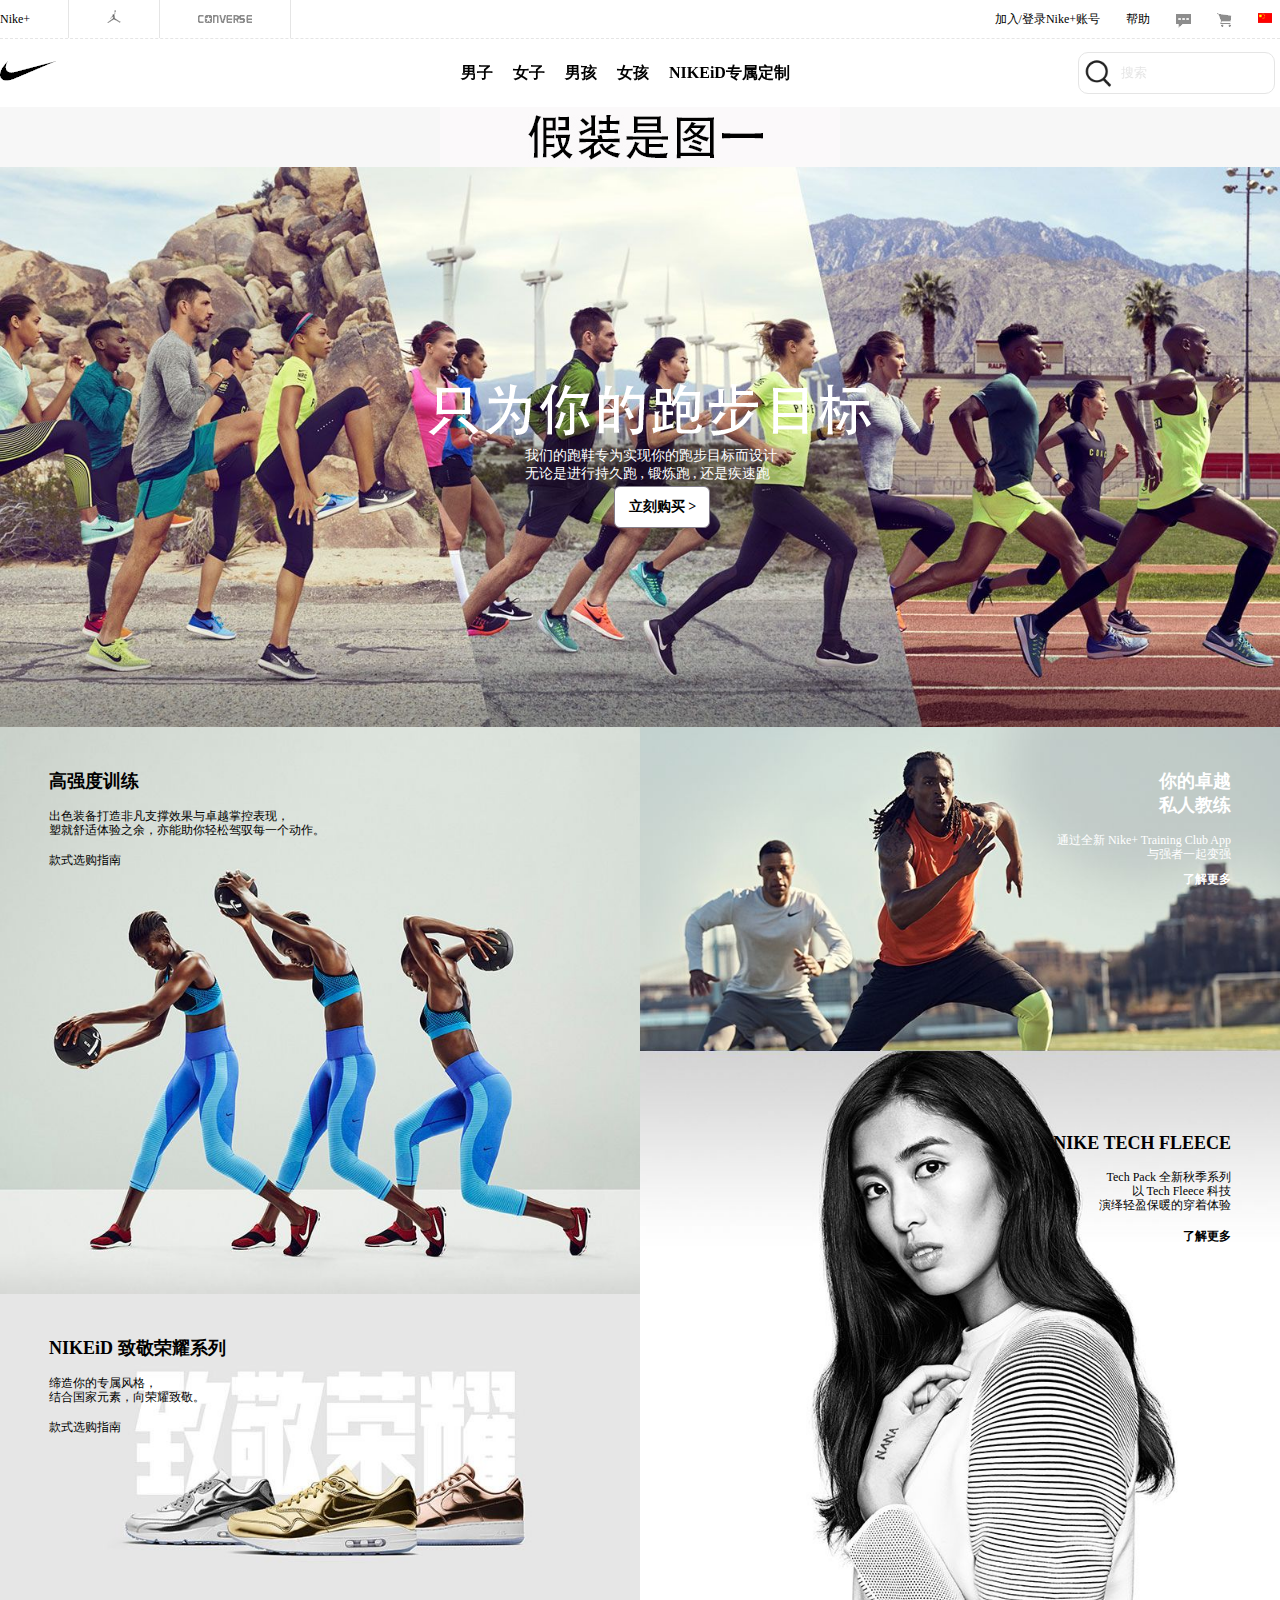
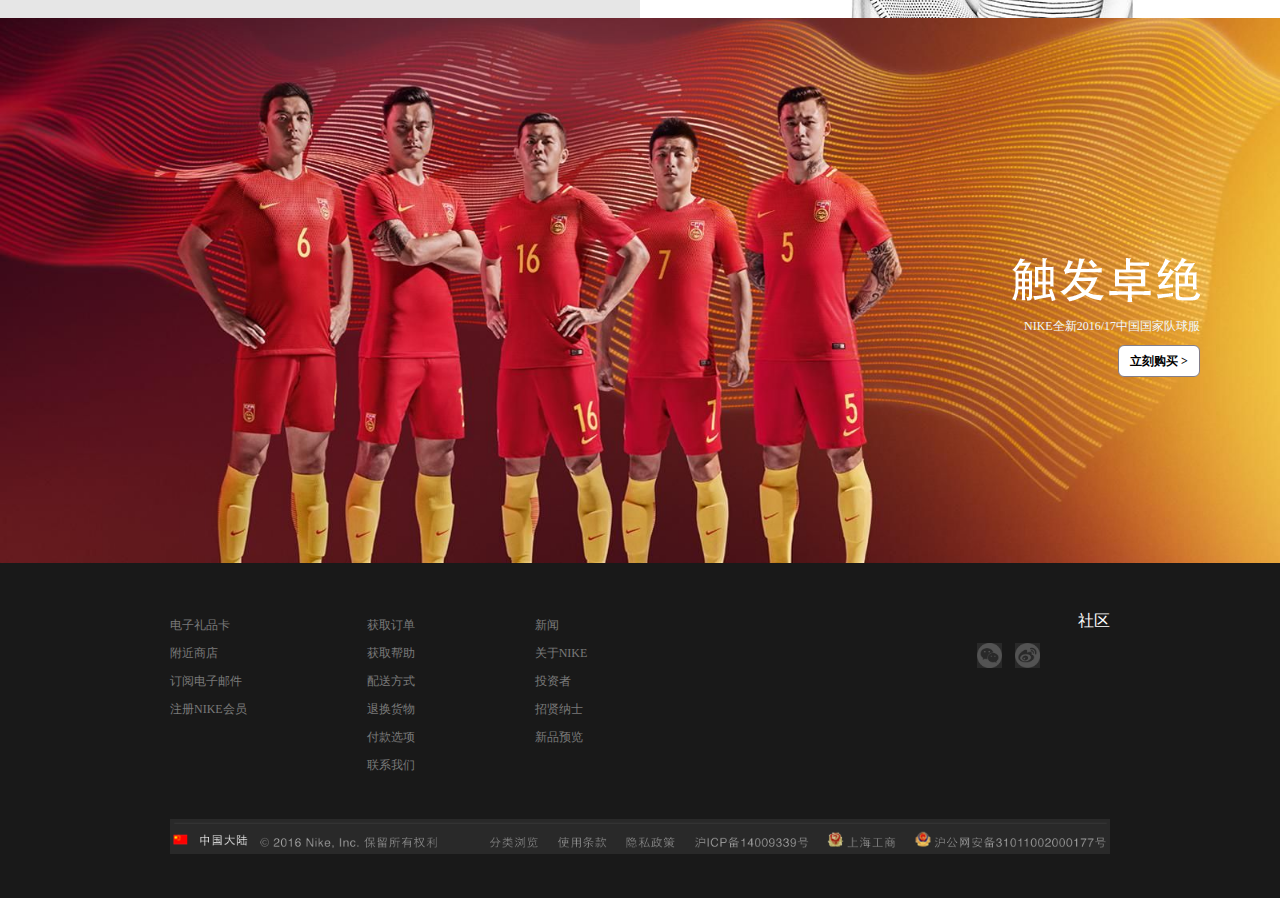
<file: adidas1/女孩/阿迪首页/html/尼康首页.html>
<!DOCTYPE html>
<html lang="en">
<head>
    <meta charset="UTF-8">
    <title>Title</title>
    <link rel="stylesheet" href="../css/尼康样式.css">
    <script src="../JavaScript/jquery-1.12.4.min.js"></script>
    <script>
        $(function () {
            $("#ipt").focus(function () {
                $(this).parent().css({
                    "border":"1px solid black"
                });
                $(this).parent().animate({
                   "width":"230px"
               });
                $(this).val("")
            });

            $("#ipt").blur(function () {
                $(this).parent().css({
                    "border":"1px solid #e5e5e5"
                });
                $(this).parent().animate({
                    "width":"190px"
                })
                $(this).val("搜索")
            });

        })
    </script>
    <!--js文件丢失-->
</head>
<body>
<!--顶部导航部分-->
<div>
    <div class="top">
        <div class="box clearfix">
            <!--顶部导航左部分-->
            <ul class="topl">
                <li class="li1"><a href="#">Nike+</a></li>
                <li><a href="#"><span class="aj"></span></a></li>
                <li><a href="#"><span class="cvs"></span></a></li>
            </ul>
            <!--顶部导航右部分-->
            <ul class="topr">
                <li><span class="flag"></span></li>
                <li><a href="#"><span class="shoppingcar"></span></a></li>
                <li><a href="#"><span class="talking"></span></a></li>
                <li><a href="#">帮助</a></li>
                <li><a href="#">加入/登录Nike+账号</a></li>

            </ul>
        </div>
    </div>
    <!--banner-->
    <div class="banner ">
        <div class="banner-box clearfix">
            <!--左边logo-->
            <div class="b-left">
                <a href="#">
                    耐克
                </a>
            </div>
            <!--中间-->
            <div class="b-mid">
                <ul>
                    <li><a href="#">男子</a></li>
                    <li><a href="#">女子</a></li>
                    <li><a href="#">男孩</a></li>
                    <li><a href="#">女孩</a></li>
                    <li><a href="#"><strong>NIKEiD</strong>专属定制</a></li>
                </ul>
            </div>
            <!--右边的搜索框-->
            <div class="b-right">
                <span><img src="../images/fdj.png"  alt=""></span>
                <input type="text" value="搜索" id="ipt">
            </div>
        </div>

    </div>
    <!--隐藏的大图区域-->

    <!--轮播图-->
    <div class="lbt">
        <div id="lbt1">
            <div class="screen">
                <ul>
                    <li><img src="../images/li1.jpg" alt=""></li>
                    <li><img src="../images/li2.jpg" alt=""></li>
                    <li><img src="../images/li3.jpg" alt=""></li>
                    <li><img src="../images/li4.jpg" alt=""></li>
                </ul>
            </div>

            <div id="arr">
                <span id="left"><</span>
                <span id="right">></span>

            </div>

        </div>


    </div>
    <!--中间大图-->
    <!--大图1-->
    <div class="mid">
        <h1><img src="../images/text.png" alt=""></h1>
        <p>我们的跑鞋专为实现你的跑步目标而设计<br>无论是进行持久跑&nbsp,&nbsp锻炼跑&nbsp,&nbsp还是疾速跑</p>
        <!--<span><a href="#">立刻购买&nbsp&nbsp></a>11111</span>-->
        <h2><a href="#">立刻购买&nbsp></a></h2>
        <img src="../images/Fa16_RN_EveryRun_ATHLETE_SLP_P1_1600x700.jpg" alt="">
    </div>
    <!--大图2-->
    <div class="mid2">
        <div class="mid2-1">
            <h1>高强度训练</h1>
            <p>出色装备打造非凡支撑效果与卓越掌控表现，<br>塑就舒适体验之余，亦能助你轻松驾驭每一个动作。</p>
            <p><a href="#">款式选购指南</a></p>
        </div>
        <div class="mid2-2">
            <h1>你的卓越</h1>
            <h1>私人教练</h1>
            <p>通过全新 Nike+ Training Club App<br>与强者一起变强</p>
            <h2><a href="#">了解更多</a></h2>
        </div>
        <div class="mid2-3">
            <h1>NIKE TECH FLEECE</h1>
            <p>Tech Pack 全新秋季系列<br>以 Tech Fleece 科技<br>演绎轻盈保暖的穿着体验</p>
            <h2><a href="#">了解更多</a></h2>
        </div>
        <img src="../images/1.jpg" alt="">
    </div>
    <!--大图3-->
    <div class="mid3">
        <div class="mid3-1">
            <h1>NIKEiD&nbsp致敬荣耀系列</h1>
            <p>缔造你的专属风格，<br>结合国家元素，向荣耀致敬。</p>
            <p><a href="#">款式选购指南</a></p>
        </div>
        <img src="../images/2.jpg" alt="">
    </div>
    <!--大图4-->
    <div class="mid4">
        <div class="mid4-1">
            <img src="../images/text2.png" alt="">
        </div>
        <div class="mid4-2">
            <p>NIKE全新2016/17中国国家队球服</p>
            <h2><a href="#">立刻购买&nbsp></a></h2>
        </div>
        <img src="../images/3.jpg" alt="">
    </div>
    <!--底部列表-->
    <div class="bottom">
        <!--940-->
        <div class="b-box">
            <ul>
                <li>电子礼品卡</li>
                <li>附近商店</li>
                <li>订阅电子邮件</li>
                <li>注册NIKE会员</li>
            </ul>
            <ul>
                <li>获取订单</li>
                <li>获取帮助</li>
                <li>配送方式</li>
                <li>退换货物</li>
                <li>付款选项</li>
                <li>联系我们</li>
            </ul>
            <ul>
                <li>新闻</li>
                <li>关于NIKE</li>
                <li>投资者</li>
                <li>招贤纳士</li>
                <li>新品预览</li>
            </ul>
            <p><a href="#">社区</a></p>
            <div class="logo">
                <img src="../images/wechat.png" alt="" id="wechat">
                <img src="../images/weibo.png" alt="" id="weibo">
            </div>
            <img src="../images/WeChat_QR_Code_Footer.jpg" alt="" id="ewm">
            <div class="bot"><img src="../images/bot.png" alt=""></div>
        </div>
    </div>
</div>


<!--前方高能-->
<script>
    var arr = document.getElementById("arr");
    var left = arr.children[0];
    var right = arr.children[1];
    var lbt1 = document.getElementById("lbt1");
    var screen = lbt1.children[0];
    var ul = screen.children[0];
    var li = ul.children;
    //    移动的宽度
    var imgWid = screen.offsetWidth;

    //点击时候框内出现箭头

    lbt1.onmouseover = function () {
        arr.style.display = "block";
    };
    lbt1.onmouseout = function () {
        arr.style.display = "none";
    };
    //添加一张假的图一
    //克隆第一张，放到ul的最后，为了制作无缝效果
    var firstPic = li[0].cloneNode(true);
    ul.appendChild(firstPic);

    //    图片滚过的张数
    var pic = 0

    //    设定定时器
    var timer = null;

    //    点击左边

    left.onclick = function () {
        //如果显示的是第一张，pic为0 ，需要抽回到后面假的第一张显示，然后再继续滚动
        if (pic == 0) {
            ul.style.left = -(li.length - 1) * imgWid + "px";
            pic = li.length - 1;
        }
        //正常滚动
        pic--;
        var target = -pic * imgWid;
        animate(ul, target);
    };
    ////      右边的运动,此时注意的是,右边变成自动播放,封装函数
    //    right.onclick = function () {
    //        if (pic == li.length - 1) {
    //            ul.style.left = 0 + "px";
    //            pic = 0
    //        }
    //        pic++;
    //        var target = -pic * imgWid;
    //        animate(ul, target);
    //    };

    function play() {
        if (pic == li.length - 1) {
            ul.style.left = 0 + "px";
            pic = 0
        }
        pic++;
        var target = -pic * imgWid;
        animate(ul, target);
    }
    ;


    right.onclick = function () {
        play();
    }


    timer = setInterval(play, 1500);

    //点击时候框内出现箭头

    lbt1.onmouseover = function () {
        arr.style.display = "block";
        clearInterval(timer);
    };
    lbt1.onmouseout = function () {
        arr.style.display = "none";
        timer = setInterval(play, 1500);
    };


    //    封印的安你妹特
    function animate(tag, target) {
        clearInterval(tag.timer);
        tag.timer = setInterval(function () {
            var leader = tag.offsetLeft;
            //step = ( target - leader ) / 10
            var step = (target - leader) / 10;
            //处理一下step的值，对step进行向上取整
            step = leader > target ? Math.floor(step) : Math.ceil(step);
            //leader = leader +  step
            leader = leader + step;

            //设置给left值
            tag.style.left = leader + "px";
            if (leader == target) {
                clearInterval(tag.timer);
            }
        }, 17);
    }
//


//    bottom的变换

    var weibo=document.getElementById("weibo");
    var wechat=document.getElementById("wechat");
    var ewm=document.getElementById("ewm");

    wechat.onmouseover=function () {
            wechat.src="../images/wechat2.png";
        ewm.style.display="block";

    };
    wechat.onmouseout=function () {
        wechat.src="../images/wechat.png"
        ewm.style.display="none";
    };

    weibo.onmouseover=function () {
        weibo.src="../images/weibo2.png"
    };
    weibo.onmouseout=function () {
        weibo.src="../images/weibo.png"
    };
</script>


</body>
</html>
</file>
<file: adidas1/女人/index.css>
@charset "UTF-8";
body, div, span, ul, li, ol, dd, dt, dl, i, s, input, img, p {
    padding: 0;
    margin: 0;
    font: 12px '宋体';
}

ul, li {
    list-style: none;
}

a {
    text-decoration: none;
}

input, img {
    margin: 0;
    padding: 0;
    border: 0 none;
    outline-style: none;
}

.clearfix:after {
    content: '';
    height: 0;
    line-height: 0;
    display: block;
    visibility: hidden;
    clear: both;
}

.clearfix {
    zoom: 1;
}

.fl {
    float: left;
}

.fr {
    float: right;
}

.nav {
    height: 108px;
}

.main {
    /*width: 100%;*/
    width: 1354px;
    height: 490px;
    /*padding-top: 45px;*/
    position: relative;
    /*overflow: hidden;*/
}

.main .main-bg {
    width: 5516px;
    height: 490px;
    position: absolute;
    /*z-index: 1;*/
}

.main .main-bg li img {
    height: 490px;
    /*position: relative;*/
}

.main .main-bg li {
    float: left;
}

.main li a {
    width: 100%;
    height: 490px;
    display: inline-block;
}

.main .sj {
    display: none;
}

.main .sj-l {
    width: 23px;
    height: 28px;
    background: url("images/arrows.png") -8px -16px;
    position: absolute;
    left: 0;
    top: 220px;
}

.main .sj-r {
    z-index: 2;
    width: 23px;
    height: 28px;
    background: url("images/arrows.png") -105px -16px;
    position: absolute;
    right: 0;
    top: 220px;
}

.main .main-l {
    width: 222px;
    background: #FFFFFF;
    float: left;
    margin-left: 23px;
    border: 1px solid #bbbbbb;
    position: absolute;
    left: 23px;
    top: 100px;
    z-index: 100;
}

.main-l .content-l {
    width: 175px;
    margin: 0 auto;
}

.main-l .girl-sp {
    height: 50px;
    border-bottom: 1px solid #bbbbbb;
    padding-top: 20px;
    margin-bottom: -1px;
}

.main-l .sp {
    font: 24px 微软雅黑;
}

.main-l .hg {
    font-size: 20px;
    font-weight: 700;
    cursor: pointer;
    width: 30px;
    height: 30px;
    line-height: 30px;
    text-align: center;
}

.main-l .list1 {
    padding-top: 10px;
    padding-bottom: 10px;
    border-bottom: 1px solid #bbbbbb;
    display: none;
}

.main-l .list2 {
    border-bottom: 0;
    display: block;
}

.main-l .list1 li {
    height: 27px;
    line-height: 27px;
    font-family: 微软雅黑;
}

.main-r {
    padding-right: 40px;
    padding-top: 100px;
    position: absolute;
    right: -15px;
    top: 100px;
}

.main-r .belive {
    font: 60px 微软雅黑;
    font-weight: 700;
    color: #FFFFFF;
}

.main-r .sport {
    color: #FFFFFF;
    font-size: 14px;
    margin-left: 15px;
}

.main-r .liulan {
    width: 225px;
    height: 40px;
    line-height: 40px;
    text-align: center;
    background: #FFFFFF;
    font-size: 14px;
    margin-left: 90px;
    margin-top: 20px;
}

.main-fd {
    width: 150px;
    height: 50px;
    text-align: center;
    background: #ffffff;
    font-size: 20px;
    line-height: 50px;
    position: absolute;
    top: 50%;
    left: 50%;
    display: none;
}

.change {
    position: relative;
}

.fd1 {
    width: 120px;
    height: 40px;
    line-height: 40px;
    text-align: center;
    font-size: 20px;
    background: #ffffff;
    position: absolute;
    top: 188px;
    left: 615px;
}

.fd2 {
    width: 120px;
    height: 40px;
    line-height: 40px;
    text-align: center;
    font-size: 20px;
    background: #ffffff;
    position: absolute;
    top: 188px;
    left: 200px;
}

.fd3 {
    width: 120px;
    height: 40px;
    line-height: 40px;
    text-align: center;
    font-size: 20px;
    background: #ffffff;
    position: absolute;
    top: 188px;
    left: 1045px;
}

.change .change-tit {
    font-weight: 700;
    font-size: 50px;
    text-align: center;
    padding-top: 15px;
}

.change1 {
    width: 295px;
}

.change .shoe {
    height: 380px;
    position: relative;
}

.change .shoe .shoe_box {
    position: absolute;
    bottom: 20px;
}

.change .shoe .shoe_box > div {
    margin-left: 115px;
    margin-top: 40px;
}

.change .shoe img {
    z-index: -1;
    position: absolute;
    /*width: 100%;*/
    height: 360px;
    right: 23px;
    /*width: 1490px;*/
    /*background: url("images/8.25_WLP_DT_P3WE_NIKE-WOMENS-SHOES.jpg") center;*/
}

.change .change1 .ry {
    font: 24px 微软雅黑;
    text-align: center;
}

.change .change1 .pass {
    font: 12px 微软雅黑;
    text-align: center;
    margin-top: 10px;
}

.change .change1 .now {
    font: 14px 微软雅黑;
    text-align: center;
    margin-top: 20px;
}

.change .change1 .now1 {
    font: 14px 微软雅黑;
    text-align: center;
    margin-top: 40px;
}

.change .change1 .now2 {
    font: 14px 微软雅黑;
    text-align: center;
    margin-top: 50px;
}

.cloth {
    position: relative;
}

.change_fd {
    display: block;
}

.fd4 {
    width: 150px;
    height: 50px;
    line-height: 50px;
    text-align: center;
    background: #ffffff;
    font-size: 20px;
    position: absolute;
    left: 270px;
    top: 150px;
}

.fd5 {
    width: 150px;
    height: 50px;
    line-height: 50px;
    text-align: center;
    background: #ffffff;
    font-size: 20px;
    position: absolute;
    left: 955px;
    top: 150px;
}

.cloth .cloth-t {
    width: 100%;
    height: 410px;
    background: url("images/8.15_WLP_DT_P5_NIKE-WOMENS-BRA.jpg") center;
}

.cloth-f .cloth-l {
    padding-left: 135px;
}

.cloth-f .cloth-r {
    padding-left: 380px;
}

.cloth-f .light {
    font: 20px 微软雅黑;
    text-align: center;
}

.cloth-f .ff {
    font: 12px 微软雅黑;
    text-align: center;
    padding-top: 15px;
}

.cloth-f .yd1 {
    font: 16px 微软雅黑;
    text-align: center;
    padding-top: 40px;
}

.cloth-f .yd {
    font: 16px 微软雅黑;
    text-align: center;
    padding-top: 25px;
}

.phone {
    background: #000;
    margin-top: 40px;
    position: relative;
}

.phone .phone-tit {
    font: 50px 微软雅黑;
    text-align: center;
    color: #FFFFFF;
    padding: 48px 0;
}

.phone .phone-pic {
    position: relative;
    height: 628px;
}

.phone .phone-pic img {
    height: 607px;
    position: absolute;
    /*z-index: -1;*/
}

.phone .phone-foot {
    position: absolute;
    bottom: 40px;
    color: #FFFFFF;
}

.phone .phone-foot div {
    margin-left: 60px;
    padding-right: 122px;
}

.phone-foot .free {
    font-size: 22px;
    text-align: center;
}

.phone-foot .your {
    font-size: 12px;
    text-align: center;
    padding-top: 10px;
}

.phone-foot .know1 {
    font-size: 16px;
    text-align: center;
    padding-top: 55px;
}

.phone-foot .know {
    font-size: 16px;
    text-align: center;
    padding-top: 40px;
}

.phone-foot .know2 {
    font-size: 16px;
    text-align: center;
    padding-top: 50px;
}

.phone_fd {
    display: none;
}

.fd6 {
     width: 120px;
     height: 40px;
     line-height: 40px;
     text-align: center;
     font-size: 20px;
     background: #ffffff;
     position: absolute;
     top: 350px;
     left: 615px;
 }

.fd7 {
    width: 120px;
    height: 40px;
    line-height: 40px;
    text-align: center;
    font-size: 20px;
    background: #ffffff;
    position: absolute;
    top: 350px;
    left: 160px;
}

.fd8 {
    width: 120px;
    height: 40px;
    line-height: 40px;
    text-align: center;
    font-size: 20px;
    background: #ffffff;
    position: absolute;
    top: 350px;
    left: 1075px;
}

.type .type-t {
    text-align: center;
}
.type{
    position: relative;
}

.type-t {
    position: relative;
}

.type-t .logo img {
    height: 100px;
}

.type-t .more {
    font: 20px 微软雅黑;
    position: absolute;
    top: 10px;
    left: 45%;
}

.type-t .gz {
    font: 14px 微软雅黑;
    position: absolute;
    top: 35px;
    left: 45%;
}

.type-f {
    width: 1182px;
    height: 270px;
    margin: 0 auto;

}

.type1 {
    width: 222px;
    height: 195px;
    border-right: 1px solid #EBEBEB;
    /*margin-left: 128px;*/
    background-color: #fff;
    position: absolute;
    /*z-index: 1;*/
}

.type1 .type-list {
    height: 90px;
    overflow: hidden;
}

.type1 .girl-shoe {
    font: 18px 微软雅黑;
    color: #333333;
    padding-bottom: 10px;
}

.type1 li {
    color: #666666;
    height: 24px;
    line-height: 24px;
}

.type1 span {
    width: 35px;
    height: 22px;
    display: inline-block;
    background: url("images/plus.png");
    margin: 10px 0 18px 78px;
}

.type1 .ht {
    width: 220px;
    height: 12px;
    background: #EAEAEA;
    margin-left: -10px;
}

.foot img {
    height: 280px;
}
</file>
<file: adidas1/女孩/css.css>
@charset "UTF-8";

/*用于书写一些基本的样式*/

body, div, p, h1, h2, h3, h4, h5, h6, ul, ol, dl, li, dt, dd {
    margin: 0;
    padding: 0;
    list-style: none;
    font-family: 宋体;
    font-size: 12px;
    display: inline-block;
}
ul li{
    display: inline-block;
}

a {
    text-decoration: none;
    color: #666666;
}

input, img {
    margin: 0;
    padding: 0;
    border: 0 none;
    outline-style: none;
}

.clearfix:after {
    content: "";
    height: 0;
    line-height: 0;
    display: block;
    clear: both;
    visibility: hidden;
}

.clearfix {
    zoom: 1;
}

.nav .banner .tav{
    margin: 0 auto;
    width: 1370px;
}

/*清除i和s的效果*/
i, s {
    font-style: normal;
    text-decoration: none;
}

/*顶部导航*/
 .nav{
     height: 105px;
     position:fixed;
     z-index: 1;
     top: 0;

 }

 /*主题部分*/
.banner{
    margin-top: 90px;
    height: 490px;
    position:relative;
    border-top: 1px solid #E5E5E5;
}

.banner .img{

    width: 1370px;

}

/*动态*/
.parentWrap{
    display: inline-block;
    border:1px solid #E5E5E5;
    position: absolute;
    width: 220px;
    text-align: center;
    left:25px;
    top:50px;
}

.groupTitle{
    border:1px solid #E5E5E5;
    background: #fff;
    display: inline-block;
    /*height: 70px;*/
    width: 220px;
}
.gw1{
    height: 70px;
    width: 172px;
}
 .title{
    font:700 20px/70px 宋体;
     float:left;
}
.jia{
    font:700 20px/70px 宋体;
     float:right;
}
.gw{
    border:1px solid #E5E5E5;
    border-bottom:0;
    background: #fff;
    display: inline-block;
    height: 337px;
    width: 220px;
    display:none;

}
   .group{
        /*border-top: 1px solid #E5E5E5;*/
       border-bottom: 0px;
       width: 172px;
   }
 .groupTit{
    border-bottom:1px solid #E5E5E5;
    background: #fff;
    display: inline-block;
    height: 65px;
    width: 172px;
    line-height: 66px;
     position:relative;
}
.groupTitz{

    background: #fff;
    display: inline-block;
    height: 65px;
    width: 172px;
    line-height: 66px;
}

.tit{
    font: 16px/66px 宋体;
    float:left;
}
p{
    font: 16px/66px 宋体;

    float:right;
}
/*下拉框*/

.tit2 {
    position:absolute;
    font-size:12px;
    left:0px;
    top:20px;
}

.tit4{
    position:absolute;
    font-size:12px;
    left:0px;
    top:20px;
    display:none;
}


.zi-r {
    position:absolute;
    height: 120px;
    width: 250px;
    top:230px;
    right:20px;
}
b{
    font-size: 60px;
    float:right;
}
.zi-1{
    position:absolute;
    font-size:20px;
    font-weight: 600;
    right:50px;
    top:370px;
}
.zi-2{
    height: 48px;
    width: 250px;
    position:absolute;
    font-size:14px;
    font-weight: 500;
    right:50px;
    top:400px;
}
.zi-2 .zi-3{
    float: right;
}

/*图片动态*/

#box1{
    position:absolute;
    line-height:414px;
    text-align: center;
    height: 412px;
    width: 163px;
    left:305px;
    top:20px
}
.banner .img-d{
    height: 30px;
    width: 90px;
    line-height: 30px;
    text-align: center;
    background-color:#ffffff;
    display:none;
    cursor: pointer;
}
#box2{
    position:absolute;
    line-height:414px;
    text-align: center;
    height: 412px;
    width: 163px;
    left:534px;
    top:20px;
}
.banner .img-d2{
    height: 30px;
    width: 90px;
    line-height: 30px;
    text-align: center;
    background-color:#ffffff;
    display:none;
    cursor: pointer;
}
#box3{
    position:absolute;
    line-height:414px;
    text-align: center;
    height: 412px;
    width: 163px;
    left:708px;
    top:20px
}
.banner .img-d3{

    height: 30px;
    width: 90px;
    line-height: 30px;
    text-align: center;
    background-color:#ffffff;
    display:none;
    cursor: pointer;
}
#box4{

    position:absolute;
    line-height:414px;
    text-align: center;
    height: 412px;
    width: 163px;
    left:900px;
    top:20px
}
.banner .img-d4{
    height: 30px;
    width: 90px;
    line-height: 30px;
    text-align: center;
    background-color:#ffffff;
    display:none;
    cursor: pointer;
}
/*图片下方*/
.banner .banner-btm{
    position:absolute;
    left:250px;
    bottom:00px;
}
.banner .banner-btm li{
    margin: 0 70px;
    float: left;
}
.btm a:hover {
    text-decoration:underline;
}
/*<!--下通栏-->*/

.tav .t-img{
    /*height: 135px;*/
    width: 1370px;
}
.tav{

    position:relative;
margin-top:15px;
    /*height: 135px;*/
}
.tav .tav-zi {
    position:absolute;
    left:250px;
    width:360px;
}
.tav .tav-zi .tav-zi-1{
    position:absolute;
   top:20px;
    font-size: 18px;
    font-weight: 600;
    color:#ffffff;
}

.tav .tav-zi .tav-zi-2{
    position:absolute;
    top:18px;
    font-size: 12px;
    color:#ffffff;
}

.tav .tav-zi .tav-zi-3{
    position:absolute;
    top:75px;
    left:145px;
    font-size: 12px;
    color:#ffffff;
}
.tav .tav-zi .tav-zi-3:hover {
    text-decoration: underline;
}
.tav .tav-zi-r {
    width:360px;
    position: absolute;
    right: 150px;
    top:20px;
}



.tav .tav-r1{
    position:absolute;
    font-size: 20px;
    font-weight: 600;
    color:#ffffff;
}
.tav .tav-r2{
    position:absolute;
    font-size: 12px;
    color:#ffffff;
}
.tav .tav-r3{
    position:absolute;
    top:55px;
    left:145px;
    font-size: 14px;
    color:#ffffff;
}

.tav-zi-r a:hover{
    text-decoration: underline;
}
.gril,.gril2{
    position: relative;
    height: 510px;
    width: 600px;
    float:left;
    margin-left:45px;
    text-align:center ;
}
.gril2{
    margin-left: 50px;
}
/*图片效果*/

.gril-box{
height: 40px;
width: 100px;
line-height: 40px;
text-align: center;
background-color:#ffffff;
display:none;
    position:absolute;
    top:255px;
    left:310px;
cursor: pointer;
}
.gril-box2{
    height: 40px;
    width: 100px;
    line-height: 40px;
    text-align: center;
    background-color:#ffffff;
    display:none;
    position:absolute;
    top:250px;
    right:250px;
    cursor: pointer;
}
.gb{
    margin-top:30px;
    margin-bottom: 40px;
    passing-left:10px;
}
.gril .gb1{
    font-size: 25px;
    font-weight: 700;

}
.gril .gb2{
    font-size: 14px;
    font-weight: 500;

}
.gril .gb3{
    font-size: 12px;
    font-weight: 500;
    margin-bottom: 30px;
}

.gb2{
    margin-top:30px;
    margin-bottom: 40px;
    passing-left:10px;
}
.gril2 .gb4{
    font-size: 25px;
    font-weight: 700;

}
.gril2 .gb5{
    font-size: 14px;
    font-weight: 500;

}
.gril2 .gb6{
    font-size: 12px;
    font-weight: 500;
    margin-bottom: 30px;
}

/*发掘精彩*/
.fangjue{
    position: relative;
    height: 500px;
    margin-top: 120px;
}
.fangjue .jue-img{
    height: 500px;
    width: 1370px;
    margin:0 auto;

}
.fangjue .jue1{
    position:absolute;
    left:550px;
    top:30px;
    font-size:30px;
    color:#ffffff;
    font-weight: 700;

}
.fangjue .jue2{
    position:absolute;
    font-size:20px;
    color:#ffffff;
    left:320px;
   bottom:55px;
    font-weight: 700;

}
.fangjue .jue3{
    position:absolute;
    color:#ffffff;
    font-size:14px;
    left:370px;
    bottom:35px;
    font-weight: 500;
}
.fangjue .jue4{
    position:absolute;
    color:#ffffff;
    font-size:15px;
    left:295px;
    bottom:18px;
    font-weight: 500;
}
/*左边*/

.fangjue .jue5{
    position:absolute;
    font-size:20px;
    color:#ffffff;
    right:380px;
    bottom:58px;
    font-weight: 700;

}
.fangjue .jue6{
    position:absolute;
    color:#ffffff;
    font-size:14px;
    right:300px;
    bottom:35px;
    font-weight: 500;
}
.fangjue .jue7{
    position:absolute;
    color:#ffffff;
    font-size:15px;
    right:380px;
    bottom:18px;
    font-weight: 500;
}

/*动画效果*/

.fang1 {
    position:absolute;
    height: 200px;
    width: 200px;
    line-height: 200px;
    text-align: center;
    left:356px;
    bottom:175px;

}
.fang1 .fang-r1{
    height: 40px;
    width: 100px;
    line-height: 40px;
    text-align: center;
    background-color:#ffffff;
    display:none;
    cursor: pointer;
}


.flang2 {
    height: 200px;
    width: 200px;
    line-height: 200px;
    text-align: center;
    position:absolute;
    right:356px;
    bottom:175px;
}
.flang2 .fang-r2{
    height: 40px;
    width: 100px;
    line-height: 40px;
    text-align: center;
    background-color:#ffffff;
    display:none;
    cursor: pointer;
}
/*底部列表*/
.btmo{

    height: 35px;
    width: 1370px;
    margin:50px auto;

}
.btmo img{
    margin-left:80px;
}
/*列表*/
.btmo-nav{
    width: 1349px;
    height: 200px;
   margin:0 auto;


}

.btmo-nav .btmo-nav-z {
    float:left;
    width: 1240px;
    height: 200px;
   margin-left:150px;

}

.btmo-nav-z .btmo-nav-z1{
    width: 220px;
    height: 195px;
    position:relative;
    float:left;
    margin-left:40px;
    border-right: 1px solid #cccccc;
}
.btmo-nav-z1 .btmo-nav-z2{
    height: 195px;
    width: 220px;


}
.btmo-nav-z2 .btmo-nav-z3{
    height: 160px;
    width: 220px;
}
.btmo-nav-z3 .nav-z3-1{
    width: 220px;
    height: 16px;
    margin-left:10px;
    font-size:20px;
    font-weight: normal;
    margin-bottom: 10px;
}

.btmo-nav-z3 .nav-z3-lis{
    display: inline-block;
    width: 120px;
    height: 100px;
    margin-left: 10px;
    overflow: hidden;

}
.btmo-nav-z3 .nav-z3-lis li {
   float:left;
    padding:5px 0;
    font-size: 14px;
    font-width:700;

}

.nav-z3-lis li a:hover {
    color:crimson;

}
.jiatu{
    margin-top: 20px;
    width: 160px;
    height: 45px;
}
.jiatu span{
    float: right;
}
.xiaxian {
    width: 200px;
    height: 12px;
    background-color: #E5E5E5;
}

.btmo-nav-z3 .nav-z3-list{
    display: inline-block;
    width: 140px;
    height: 100px;
    margin-left: 10px;
    overflow: hidden;
}
.btmo-nav-z3 .nav-z3-list li {
    float:left;
    padding:5px 0;
    font-size: 14px;
    font-width:700;

}

.nav-z3-list li a:hover {
    color:FF294B;
}

/*底部*/
.bottom{
    height: 1349px;
    width: 280px;
    margin:0 auto;
    margin-top: 10px;
}
</file>
<file: adidas1/阿迪首页/css/尼康样式.css>
@charset "UTF-8";

/*用于书写一些基本的样式*/

body, div, p, h1, h2, h3, h4, h5, h6, ul, ol, dl, li, dt, dd {
    margin: 0;
    padding: 0;
    list-style: none;
    font-family: 宋体;
    font-size: 12px;
}

a {
    text-decoration: none;
    color: black;
}

input, img {
    margin: 0;
    padding: 0;
    border: 0 none;
    outline-style: none;
}

.clearfix:after {
    content: "";
    height: 0;
    line-height: 0;
    display: block;
    clear: both;
    visibility: hidden;
}

.clearfix {
    zoom: 1;
}

/*top*/
.top {
    height: 38px;
    background-color: #fff;
    width: 100%;
    position: fixed;
    z-index: 1;
    top: 0;
}

.box {
    width: 1285px;
    margin: 0 auto;
}

.topl {
    height: 38px;
    float: left;
    line-height: 38px;
}

.topl li {
    float: left;
    padding: 0 38px;
    border-right: 1px solid #e5e5e5;
}

.topl li .a {
    display: inline-block;
    text-align: center;
}

.topl .li1 {
    padding-left: 0px;
}

.topl li .aj {
    display: inline-block;
    height: 14px;
    width: 14px;
    background: url("../images/AJ.png");
}

.topl li .cvs {
    display: inline-block;
    height: 8px;
    width: 54px;
    background: url("../images/kuangwei.png");
}

.topr {
    height: 38px;
    float: right;
    line-height: 38px;
}

.topr li {
    float: right;
    padding: 0 13px;
}

.topr li a {
    display: inline-block;
    text-align: center;
}

.topr li .flag {
    display: inline-block;
    width: 14px;
    height: 10px;
    background: url("../images/flag.png");
}

.topr li .shoppingcar {
    display: inline-block;
    height: 14px;
    width: 15px;
    margin-top: 13px;
    background: url("../images/shopping.png");
}

.topr li .talking {
    display: inline-block;
    height: 14px;
    width: 15px;
    margin-top: 14px;
    background: url("../images/talking.png");
}

/*中间区域banner*/
.banner {
    border-top: 1px dashed #e5e5e5;
    height: 68px;
    /*margin-top: 38px;*/
    position: fixed;
    z-index: 2;
    width: 100%;
    background-color: #fff;
    top:38px;

}

.banner-box {
    background-color: #fff;
    margin: 0 auto;
    width: 1285px;
    height: 68px;
}

.b-left {
    float: left;
    width: 451px;
    height: 65px;
}

.b-left a {
    display: inline-block;
    height: 20px;
    width: 56px;
    background: url("../images/钩子.png");
    text-indent: -1000px;
    margin-top: 22px;
    margin-right: 395px;
}

.b-mid ul {

    width: 400px;
    margin: 0 auto;
}

.b-mid ul li {
    display: inline-block;
    height: 68px;
    line-height: 68px;
    float: left;
    font-weight: bold;
    padding: 0 10px;
}

.b-mid ul li a {
    font-size: 16px;
}
.b-right{
    float: right;
    width: 195px;
    height: 40px;
    border-radius: 10px;
    margin-right:10px;
    border: 1px solid #e5e5e5;
    margin-top: 13px;
}
.b-right span{
    float: left;
    display: inline-block;
    margin-right: 10px;
    width: 32px;
    height: 32px;
}
.b-right span img{
    margin:5px;
    margin-right: 10px;
    width: 30px;
    float: left;
}
.b-right input{
    float: left;
    margin-right:7px;
    width: 140px;
    height: 40px;
    line-height: 40px;
    color: #e5e5e5;
}
/*轮播图*/
.lbt{
    height: 60px;
    border-top:1px solid #e5e5e5;
    background-color: #f7f7f7;
    margin-top: 106px;
}
#lbt1{
    width: 400px;
    height: 60px;
    margin: 0 auto;
    background-color: royalblue;
    position: relative;
}
.screen{
    width: 400px;
    height: 60px;
    position: relative;
    overflow: hidden;
}
.screen ul{
    width: 10000px;
    position: absolute;
    left: 0;
    top: 0;
}
.screen li{
    width: 400px;
    height: 60px;
    float: left;
}
#arr{
    display: none;
}

#arr span{
    width: 30px;
    height: 30px;
    font-size: 30px;
    position: absolute;
    top:50%;

    text-align: center;
    font-weight: bold;
    font-family: '黑体';
    margin-top:-15px ;
}
#arr #right{
    right: 5px;

}
/*中间区域*/

.mid {
    font-size: 0;
    position: relative;

}

.mid img {
    width: 100%;
}

.mid h1 {
    position: absolute;
    left: 50%;
    top: 38%;
    margin-left: -230px;
}

.mid p {
    position: absolute;
    font-size: 14px;
    color: #fff;
    top: 50%;
    left: 50%;
    margin-left: -115px;
}

.mid h2 {
    position: absolute;
    width: 94px;
    height: 40px;
    background-color: #fff;
    top: 57%;
    left: 48%;

    border: 1px solid #837e8a;
    border-radius: 6px;
    text-align: center;
}

.mid h2 a {
    display: inline-block;
    line-height: 40px;
    font-size: 14px;
}

/*大图2*/
.mid2 {
    font-size: 0;
    position: relative;
}

.mid2 img {
    width: 100%;
}

.mid2-1 {
    position: absolute;
    left: 49px;
    top: 42px;
}

.mid2-1 h1 {
    font-weight: bold;
    font-size: 18px;
    margin-bottom: 16px;
}

.mid2-1 p {
    margin-bottom: 16px;
    line-height: 14px;
}

.mid2-2 {
    position: absolute;
    right: 49px;
    top: 42px;
    text-align: right;
    color: #fff;
}

.mid2-2 h1 {
    font-weight: bold;
    font-size: 18px;
}
.mid2-2 p{
    line-height: 14px;
    margin-top: 16px;
}
.mid2-2 h2{
    margin-top:10px;
    color: #fff;
}
.mid2-2 a{
    color: #fff;
}
/**/
.mid2-3 {
    position: absolute;
    right: 49px;
    top: 406px;
    text-align: right;
}

.mid2-3 h1 {
    font-weight: bold;
    font-size: 18px;
    margin-bottom: 16px;
}
.mid2-3 p{
    line-height: 14px;
    margin-bottom: 16px;
}

/*大图3*/
.mid3 {
    font-size: 0;
    position: relative;
}

.mid3 img {
    width: 100%;
}
.mid3-1 {
    position: absolute;
    left: 49px;
    top: 42px;
}

.mid3-1 h1 {
    font-weight: bold;
    font-size: 18px;
    margin-bottom: 16px;
}

.mid3-1 p {
    margin-bottom: 16px;
    line-height: 14px;
}
/*大图4*/
.mid4 {
    font-size: 0;
    position: relative;
}

.mid4 img {
    width: 100%;
    text-align: right;
}
.mid4-1{
    position: absolute;
    right: 80px;
    top: 240px;
}
.mid4-2{
    position: absolute;
    right: 80px;
    top: 300px;
}
.mid4-2 p{
    color: aliceblue;
}
.mid4-2 h2 a{
    float: right;
    margin-top: 10px;
    display: inline-block;
    width: 80px;
    height: 30px;
    line-height: 30px;
    background-color: #fff;
    border: 1px solid #837e8a;
    border-radius: 6px;
    text-align: center;
}
/*底部区域*/
.bottom {
    /*height: 280px;*/
    background-color: #191919;
    position: relative;
}

.b-box {
    width: 940px;
    margin: 0 auto;
}
.b-box ul{
    float: left;
    color: #797979;
    margin-right: 120px;
    margin-top: 48px;
}
.b-box ul li{
    line-height: 28px;
}
.b-box p {
    float: right;
    margin-top: 48px;
}
.b-box p a{
    font-size: 16px;
    color: #fff;
}
.logo{
    float: right;
    position: absolute;
    top:80px;
    right: 240px;
}
#weibo {
    width: 25px;
    height: 25px;
}
#wechat {
    width: 25px;
    height: 25px;
    margin-right: 10px;
}
#ewm{
    position: absolute;
    top: 80px;
    right: 315px;
    display: none;
}
.bot img{
    width:940px;
    margin-top: 40px;
    padding-bottom: 40px;
}
</file>
<file: adidas1/女孩/阿迪首页/css/尼康样式.css>
@charset "UTF-8";

/*用于书写一些基本的样式*/

body, div, p, h1, h2, h3, h4, h5, h6, ul, ol, dl, li, dt, dd {
    margin: 0;
    padding: 0;
    list-style: none;
    font-family: 宋体;
    font-size: 12px;
}

a {
    text-decoration: none;
    color: black;
}

input, img {
    margin: 0;
    padding: 0;
    border: 0 none;
    outline-style: none;
}

.clearfix:after {
    content: "";
    height: 0;
    line-height: 0;
    display: block;
    clear: both;
    visibility: hidden;
}

.clearfix {
    zoom: 1;
}

/*top*/
.top {
    height: 38px;
    background-color: #fff;
    width: 100%;
    position: fixed;
    z-index: 1;
    top: 0;
}

.box {
    width: 1285px;
    margin: 0 auto;
}

.topl {
    height: 38px;
    float: left;
    line-height: 38px;
}

.topl li {
    float: left;
    padding: 0 38px;
    border-right: 1px solid #e5e5e5;
}

.topl li .a {
    display: inline-block;
    text-align: center;
}

.topl .li1 {
    padding-left: 0px;
}

.topl li .aj {
    display: inline-block;
    height: 14px;
    width: 14px;
    background: url("../images/AJ.png");
}

.topl li .cvs {
    display: inline-block;
    height: 8px;
    width: 54px;
    background: url("../images/kuangwei.png");
}

.topr {
    height: 38px;
    float: right;
    line-height: 38px;
}

.topr li {
    float: right;
    padding: 0 13px;
}

.topr li a {
    display: inline-block;
    text-align: center;
}

.topr li .flag {
    display: inline-block;
    width: 14px;
    height: 10px;
    background: url("../images/flag.png");
}

.topr li .shoppingcar {
    display: inline-block;
    height: 14px;
    width: 15px;
    margin-top: 13px;
    background: url("../images/shopping.png");
}

.topr li .talking {
    display: inline-block;
    height: 14px;
    width: 15px;
    margin-top: 14px;
    background: url("../images/talking.png");
}

/*中间区域banner*/
.banner {
    border-top: 1px dashed #e5e5e5;
    height: 68px;
    /*margin-top: 38px;*/
    position: fixed;
    z-index: 2;
    width: 100%;
    background-color: #fff;
    top:38px;

}

.banner-box {
    background-color: #fff;
    margin: 0 auto;
    width: 1285px;
    height: 68px;
}

.b-left {
    float: left;
    width: 451px;
    height: 65px;
}

.b-left a {
    display: inline-block;
    height: 20px;
    width: 56px;
    background: url("../images/钩子.png");
    text-indent: -1000px;
    margin-top: 22px;
    margin-right: 395px;
}

.b-mid ul {

    width: 400px;
    margin: 0 auto;
}

.b-mid ul li {
    display: inline-block;
    height: 68px;
    line-height: 68px;
    float: left;
    font-weight: bold;
    padding: 0 10px;
}

.b-mid ul li a {
    font-size: 16px;
}
.b-right{
    float: right;
    width: 195px;
    height: 40px;
    border-radius: 10px;
    margin-right:10px;
    border: 1px solid #e5e5e5;
    margin-top: 13px;
}
.b-right span{
    float: left;
    display: inline-block;
    margin-right: 10px;
    width: 32px;
    height: 32px;
}
.b-right span img{
    margin:5px;
    margin-right: 10px;
    width: 30px;
    float: left;
}
.b-right input{
    float: left;
    margin-right:7px;
    width: 140px;
    height: 40px;
    line-height: 40px;
    color: #e5e5e5;
}
/*轮播图*/
.lbt{
    height: 60px;
    border-top:1px solid #e5e5e5;
    background-color: #f7f7f7;
    margin-top: 106px;
}
#lbt1{
    width: 400px;
    height: 60px;
    margin: 0 auto;
    background-color: royalblue;
    position: relative;
}
.screen{
    width: 400px;
    height: 60px;
    position: relative;
    overflow: hidden;
}
.screen ul{
    width: 10000px;
    position: absolute;
    left: 0;
    top: 0;
}
.screen li{
    width: 400px;
    height: 60px;
    float: left;
}
#arr{
    display: none;
}

#arr span{
    width: 30px;
    height: 30px;
    font-size: 30px;
    position: absolute;
    top:50%;

    text-align: center;
    font-weight: bold;
    font-family: '黑体';
    margin-top:-15px ;
}
#arr #right{
    right: 5px;

}
/*中间区域*/

.mid {
    font-size: 0;
    position: relative;

}

.mid img {
    width: 100%;
}

.mid h1 {
    position: absolute;
    left: 50%;
    top: 38%;
    margin-left: -230px;
}

.mid p {
    position: absolute;
    font-size: 14px;
    color: #fff;
    top: 50%;
    left: 50%;
    margin-left: -115px;
}

.mid h2 {
    position: absolute;
    width: 94px;
    height: 40px;
    background-color: #fff;
    top: 57%;
    left: 48%;

    border: 1px solid #837e8a;
    border-radius: 6px;
    text-align: center;
}

.mid h2 a {
    display: inline-block;
    line-height: 40px;
    font-size: 14px;
}

/*大图2*/
.mid2 {
    font-size: 0;
    position: relative;
}

.mid2 img {
    width: 100%;
}

.mid2-1 {
    position: absolute;
    left: 49px;
    top: 42px;
}

.mid2-1 h1 {
    font-weight: bold;
    font-size: 18px;
    margin-bottom: 16px;
}

.mid2-1 p {
    margin-bottom: 16px;
    line-height: 14px;
}

.mid2-2 {
    position: absolute;
    right: 49px;
    top: 42px;
    text-align: right;
    color: #fff;
}

.mid2-2 h1 {
    font-weight: bold;
    font-size: 18px;
}
.mid2-2 p{
    line-height: 14px;
    margin-top: 16px;
}
.mid2-2 h2{
    margin-top:10px;
    color: #fff;
}
.mid2-2 a{
    color: #fff;
}
/**/
.mid2-3 {
    position: absolute;
    right: 49px;
    top: 406px;
    text-align: right;
}

.mid2-3 h1 {
    font-weight: bold;
    font-size: 18px;
    margin-bottom: 16px;
}
.mid2-3 p{
    line-height: 14px;
    margin-bottom: 16px;
}

/*大图3*/
.mid3 {
    font-size: 0;
    position: relative;
}

.mid3 img {
    width: 100%;
}
.mid3-1 {
    position: absolute;
    left: 49px;
    top: 42px;
}

.mid3-1 h1 {
    font-weight: bold;
    font-size: 18px;
    margin-bottom: 16px;
}

.mid3-1 p {
    margin-bottom: 16px;
    line-height: 14px;
}
/*大图4*/
.mid4 {
    font-size: 0;
    position: relative;
}

.mid4 img {
    width: 100%;
    text-align: right;
}
.mid4-1{
    position: absolute;
    right: 80px;
    top: 240px;
}
.mid4-2{
    position: absolute;
    right: 80px;
    top: 300px;
}
.mid4-2 p{
    color: aliceblue;
}
.mid4-2 h2 a{
    float: right;
    margin-top: 10px;
    display: inline-block;
    width: 80px;
    height: 30px;
    line-height: 30px;
    background-color: #fff;
    border: 1px solid #837e8a;
    border-radius: 6px;
    text-align: center;
}
/*底部区域*/
.bottom {
    /*height: 280px;*/
    background-color: #191919;
    position: relative;
}

.b-box {
    width: 940px;
    margin: 0 auto;
}
.b-box ul{
    float: left;
    color: #797979;
    margin-right: 120px;
    margin-top: 48px;
}
.b-box ul li{
    line-height: 28px;
}
.b-box p {
    float: right;
    margin-top: 48px;
}
.b-box p a{
    font-size: 16px;
    color: #fff;
}
.logo{
    float: right;
    position: absolute;
    top:80px;
    right: 240px;
}
#weibo {
    width: 25px;
    height: 25px;
}
#wechat {
    width: 25px;
    height: 25px;
    margin-right: 10px;
}
#ewm{
    position: absolute;
    top: 80px;
    right: 315px;
    display: none;
}
.bot img{
    width:940px;
    margin-top: 40px;
    padding-bottom: 40px;
}
</file>
